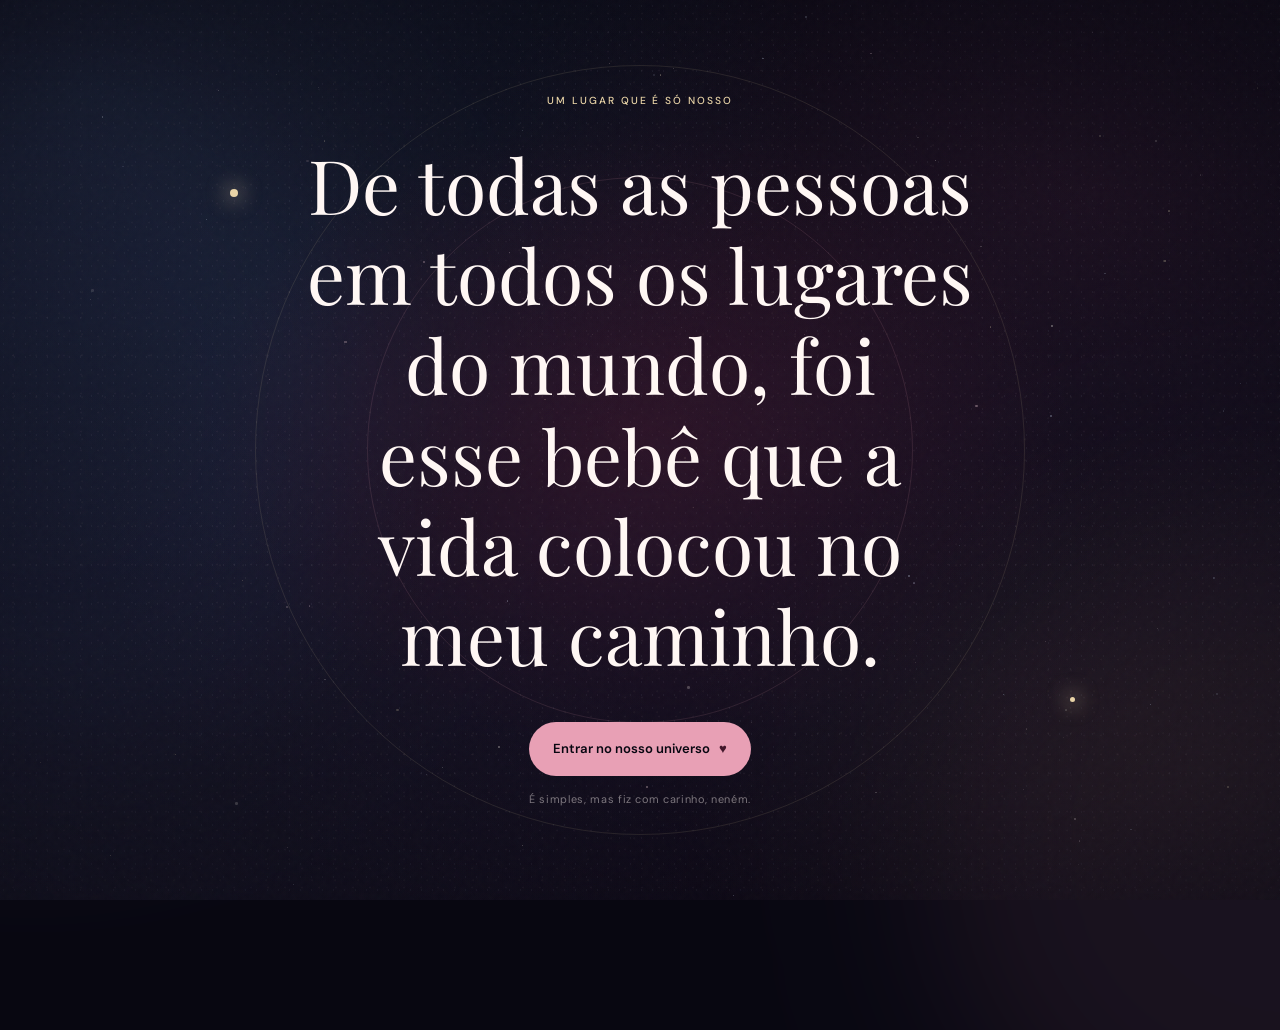
<file: index.html>
<!doctype html>
<html lang="pt-BR">
<head>
	<meta charset="utf-8">
	<meta name="viewport" content="width=device-width, initial-scale=1">
	<meta name="theme-color" content="#080711">
	<meta name="description" content="Um pequeno universo feito de tudo o que existe entre nós.">
	<title>Nosso Universo</title>
	<link rel="preconnect" href="https://fonts.googleapis.com">
	<link rel="preconnect" href="https://fonts.gstatic.com" crossorigin>
	<link href="https://fonts.googleapis.com/css2?family=DM+Sans:wght@400;500;600&family=Playfair+Display:ital,wght@0,400;0,500;0,600;1,400;1,500&display=swap" rel="stylesheet">
	<link rel="stylesheet" href="style.css">
<link rel="stylesheet" href="music.css">
	<script src="config.js" defer></script>
<script src="music.js" defer></script>
	<script src="script.js" defer></script>
</head>
<body data-chapter="1">
	<div class="cosmic-backdrop" aria-hidden="true"></div>
	<div class="ambient ambient--one" aria-hidden="true"></div>
	<div class="ambient ambient--two" aria-hidden="true"></div>
	<div class="site-stars" id="site-stars" aria-hidden="true"></div>

	<main>
		<section class="intro" id="intro" aria-labelledby="intro-title">
			<div class="intro__grain" aria-hidden="true"></div>
			<div class="intro__content">
				<p class="eyebrow intro__eyebrow">um lugar que é só nosso</p>
				<h1 id="intro-title">De todas as pessoas em todos os lugares do mundo, foi esse bebê que a vida colocou no meu caminho.</h1>
				<button class="button button--primary intro__enter" id="enter-button" type="button">
					Entrar no nosso universo <span aria-hidden="true">&#9829;</span>
				</button>
				<span class="intro__hint">É simples, mas fiz com carinho, neném.</span>
			</div>
			<span class="intro__orbit intro__orbit--one" aria-hidden="true"></span>
			<span class="intro__orbit intro__orbit--two" aria-hidden="true"></span>
		</section>

		<div class="experience" id="experience" aria-hidden="true">
			<header class="topbar">
				<a class="wordmark" href="./index.html" data-chapter-link aria-label="Nosso Universo, início"><span class="wordmark__spark">✳</span> nosso universo</a>
				<div class="chapter-progress" aria-label="Progresso da história"><span class="chapter-progress__label">Capítulo 1 de 8</span><span class="chapter-progress__track"><i class="chapter-progress__fill"></i></span></div>
				<a class="music-shortcut" href="musica.html">Ouvir nossa música <span aria-hidden="true">♪</span></a>
			</header>

			<section class="hero section-shell" id="inicio">
				<div class="hero__copy reveal">
					<p class="eyebrow">um universo inteiro cabe em nós</p>
					<h2>O meu lugar<br>favorito é <em>com você.</em></h2>
					<p class="hero__lead">Entre tantas possibilidades, existe essa certeza bonita: a vida fica mais leve quando é vivida ao seu lado.</p>
					<a class="text-link" href="musica.html">Descobrir nossa música <span aria-hidden="true">↓</span></a>
				</div>
				<div class="hero__art" aria-hidden="true">
					<div class="hero__halo"></div>
					<div class="hero__moon"></div>
					<span class="hero__constellation hero__constellation--a">✦</span>
					<span class="hero__constellation hero__constellation--b">✧</span>
					<span class="hero__constellation hero__constellation--c">✦</span>
					<span class="hero__orbit-line"></span>
					<span class="hero__art-caption">sob o mesmo céu</span>
				</div>
				<span class="hero__index" aria-hidden="true">01 — 08</span>
			</section>

			<nav class="chapter-navigation" aria-label="Navegação entre capítulos">
				<span aria-hidden="true"></span>
				<p class="chapter-navigation__caption">um universo inteiro começa em nós</p>
				<a class="chapter-nav-link chapter-nav-link--next" href="musica.html">Descobrir nossa música <span aria-hidden="true">♥ →</span></a>
			</nav>
		</div>
	</main>

	<div class="modal" id="photo-modal" role="dialog" aria-modal="true" aria-label="Fotografia ampliada" hidden>
		<button class="modal__close" id="modal-close" type="button" aria-label="Fechar fotografia">×</button>
		<img class="modal__image" id="modal-image" alt="">
		<p class="modal__caption" id="modal-caption"></p>
	</div>
	<div class="toast" id="toast" role="status" aria-live="polite"></div>
</body>
</html>
</file>
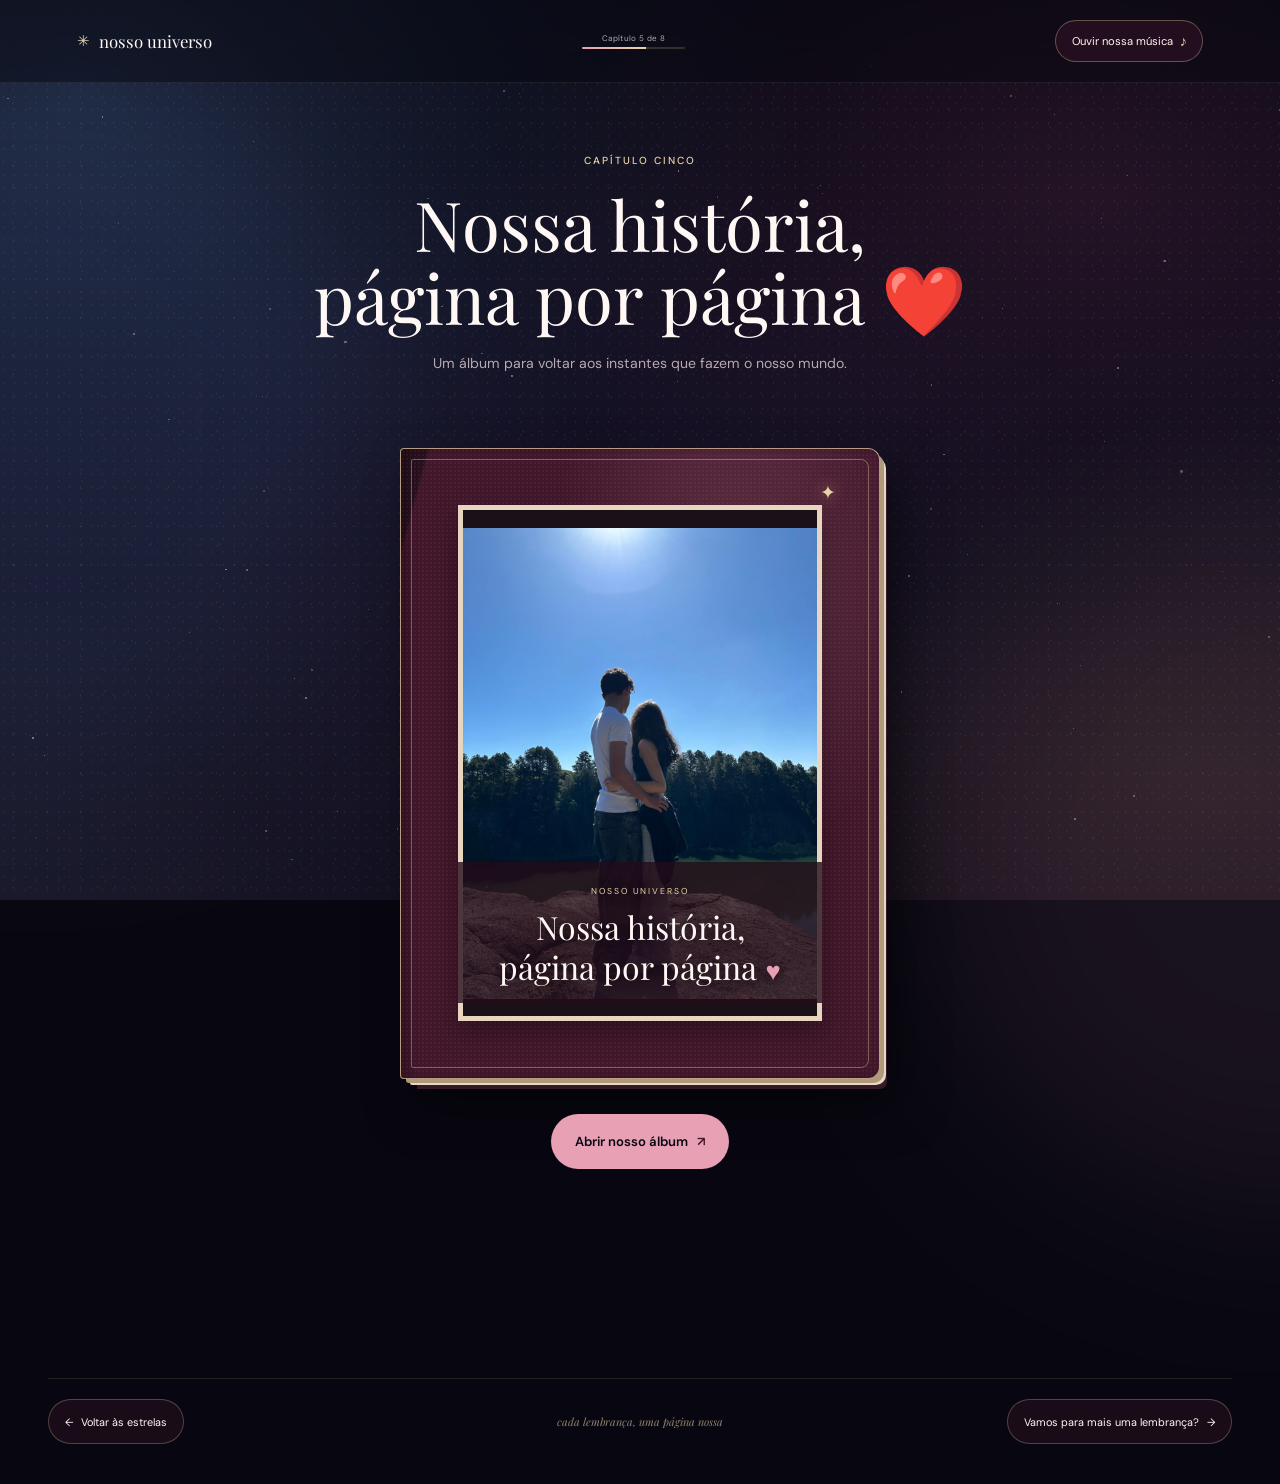
<file: album.html>
<!doctype html>
<html lang="pt-BR">
<head>
  <meta charset="utf-8"><meta name="viewport" content="width=device-width, initial-scale=1"><meta name="theme-color" content="#080711">
  <meta name="description" content="Nosso álbum de memórias, fotografias e vídeos."><title>Nosso álbum · Nosso Universo</title>
  <link rel="preconnect" href="https://fonts.googleapis.com"><link rel="preconnect" href="https://fonts.gstatic.com" crossorigin>
  <link href="https://fonts.googleapis.com/css2?family=DM+Sans:wght@400;500;600&family=Playfair+Display:ital,wght@0,400;0,500;0,600;1,400;1,500&display=swap" rel="stylesheet">
  <link rel="stylesheet" href="style.css">
<link rel="stylesheet" href="music.css"><script src="config.js" defer></script>
<script src="music.js" defer></script><script src="script.js" defer></script>
</head>
<body data-chapter="5">
  <div class="cosmic-backdrop" aria-hidden="true"></div><div class="ambient ambient--one" aria-hidden="true"></div><div class="ambient ambient--two" aria-hidden="true"></div><div class="site-stars" id="site-stars" aria-hidden="true"></div>
  <main><div class="experience is-entering" id="experience" aria-hidden="false">
    <header class="topbar"><a class="wordmark" href="index.html" data-chapter-link aria-label="Nosso Universo, início"><span class="wordmark__spark">✳</span> nosso universo</a><div class="chapter-progress" aria-label="Progresso da história"><span class="chapter-progress__label">Capítulo 5 de 8</span><span class="chapter-progress__track"><i class="chapter-progress__fill"></i></span></div><a class="music-shortcut" href="musica.html" data-chapter-link>Ouvir nossa música <span aria-hidden="true">♪</span></a></header>
    <section class="album-section section-shell" id="galeria"><div class="section-heading section-heading--center reveal"><p class="eyebrow">capítulo cinco</p><h1>Nossa história, página por página <span aria-hidden="true">&#10084;&#65039;</span></h1><p class="section-heading__note">Um álbum para voltar aos instantes que fazem o nosso mundo.</p></div><div class="album-cover" id="album-cover"><div class="album-cover__book"><div class="album-cover__image-wrap"><img id="album-cover-image" alt="Fotografia na capa do álbum" fetchpriority="high"></div><div class="album-cover__emboss" aria-hidden="true">✦</div><div class="album-cover__title"><span>nosso universo</span><h3>Nossa história,<br>página por página <i aria-hidden="true">♥</i></h3></div></div><button class="button button--primary album-open" id="album-open" type="button">Abrir nosso álbum <span aria-hidden="true">↗</span></button></div><p class="album-resource-status" id="album-resource-status" aria-live="polite" hidden></p><p class="album-error" id="album-error" aria-live="polite" hidden></p><div class="album-reader" id="album-reader" hidden><div class="album-book" id="album-book" aria-label="Álbum de memórias aberto"><div class="album-spread" id="album-spread" aria-live="polite"></div><div class="album-turn-sheet" id="album-turn-sheet" aria-hidden="true"></div><span class="album-book__spine" aria-hidden="true"></span></div><div class="album-controls"><button class="album-control" id="album-prev" type="button" aria-label="Virar para a página anterior" title="Página anterior">←</button><p class="album-page-count" id="album-page-count" aria-live="polite"></p><button class="album-control" id="album-next" type="button" aria-label="Virar para a próxima página" title="Próxima página">→</button></div><p class="album-swipe-hint">deslize ou use as setas para virar as páginas</p></div></section>
    <nav class="chapter-navigation" aria-label="Navegação entre capítulos"><a class="chapter-nav-link chapter-nav-link--back" href="estrelas.html" data-chapter-link><span aria-hidden="true">←</span> Voltar às estrelas</a><p class="chapter-navigation__caption">cada lembrança, uma página nossa</p><a class="chapter-nav-link chapter-nav-link--next" href="mundo.html" data-chapter-link>Vamos para mais uma lembrança? <span aria-hidden="true">→</span></a></nav>
  </div></main><div class="modal" id="photo-modal" role="dialog" aria-modal="true" aria-label="Fotografia ampliada" hidden><button class="modal__close" id="modal-close" type="button" aria-label="Fechar fotografia">×</button><img class="modal__image" id="modal-image" alt=""><p class="modal__caption" id="modal-caption"></p></div><div class="toast" id="toast" role="status" aria-live="polite"></div>
</body>
</html>
</file>
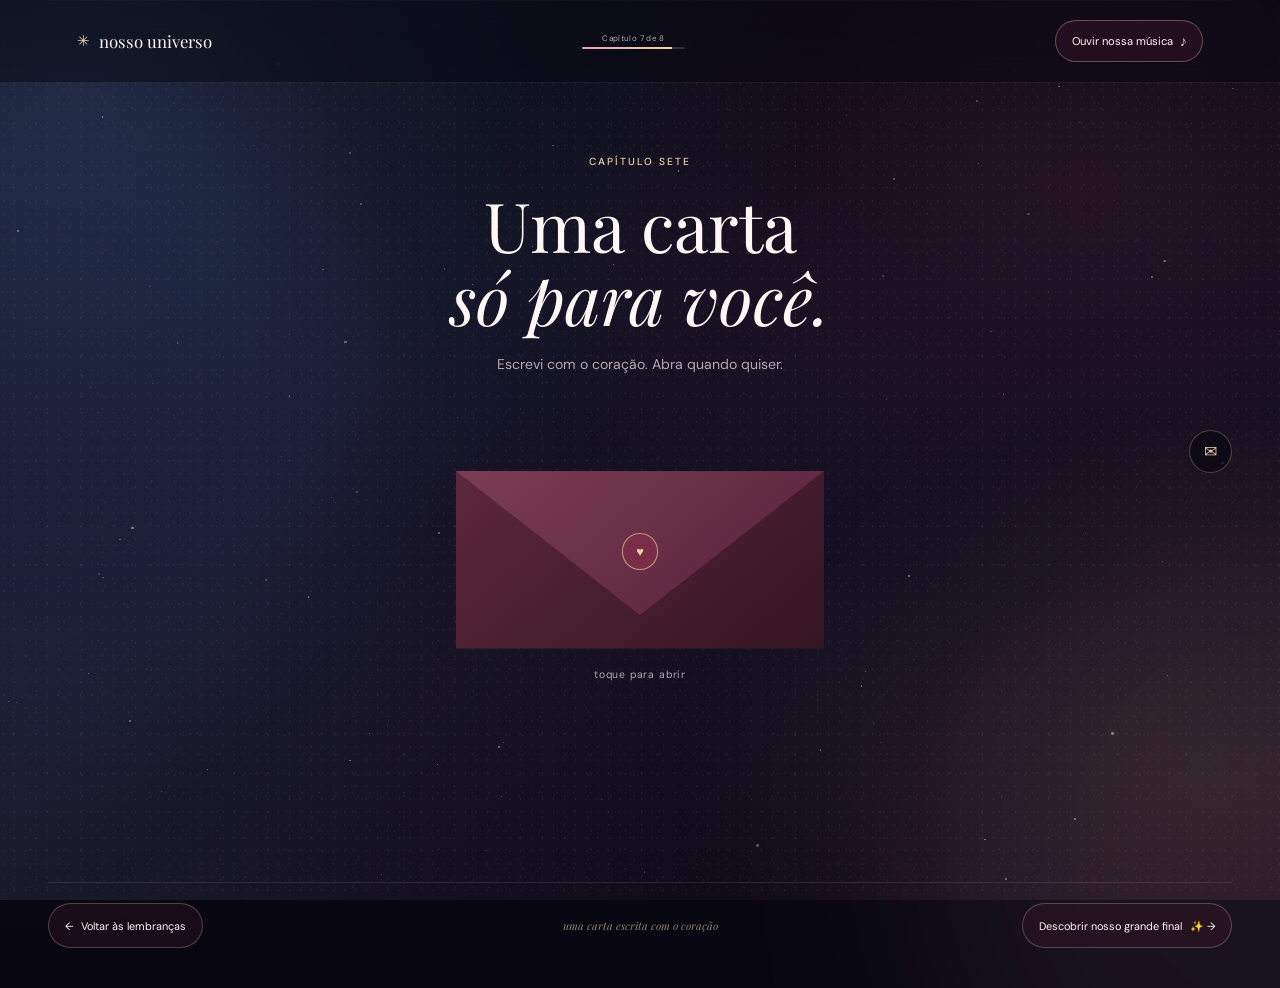
<file: carta.html>
<!doctype html>
<html lang="pt-BR">
<head>
  <meta charset="utf-8"><meta name="viewport" content="width=device-width, initial-scale=1"><meta name="theme-color" content="#080711">
  <meta name="description" content="Uma carta de amor, só para você."><title>Uma carta só para você · Nosso Universo</title>
  <link rel="preconnect" href="https://fonts.googleapis.com"><link rel="preconnect" href="https://fonts.gstatic.com" crossorigin>
  <link href="https://fonts.googleapis.com/css2?family=DM+Sans:wght@400;500;600&family=Playfair+Display:ital,wght@0,400;0,500;0,600;1,400;1,500&display=swap" rel="stylesheet">
  <link rel="stylesheet" href="style.css">
<link rel="stylesheet" href="music.css"><script src="config.js?v=carta-pessoal-2026" defer></script>
<script src="music.js" defer></script><script src="script.js" defer></script>
</head>
<body data-chapter="7">
  <div class="cosmic-backdrop" aria-hidden="true"></div><div class="ambient ambient--one" aria-hidden="true"></div><div class="ambient ambient--two" aria-hidden="true"></div><div class="site-stars" id="site-stars" aria-hidden="true"></div>
  <main><div class="experience is-entering" id="experience" aria-hidden="false">
    <header class="topbar"><a class="wordmark" href="index.html" data-chapter-link aria-label="Nosso Universo, início"><span class="wordmark__spark">✳</span> nosso universo</a><div class="chapter-progress" aria-label="Progresso da história"><span class="chapter-progress__label">Capítulo 7 de 8</span><span class="chapter-progress__track"><i class="chapter-progress__fill"></i></span></div><a class="music-shortcut" href="musica.html" data-chapter-link>Ouvir nossa música <span aria-hidden="true">♪</span></a></header>
    <section class="letter-section section-shell section-shell--line" id="carta"><div class="section-heading section-heading--center reveal"><p class="eyebrow">capítulo sete</p><h1>Uma carta <em>só para você.</em></h1><p class="section-heading__note">Escrevi com o coração. Abra quando quiser.</p></div><button class="envelope" id="envelope" type="button" aria-expanded="false" aria-controls="love-letter"><span class="envelope__letter" aria-hidden="true"><span>para você, com amor</span></span><span class="envelope__body" aria-hidden="true"></span><span class="envelope__flap" aria-hidden="true"></span><span class="envelope__seal" aria-hidden="true">♥</span><span class="envelope__instruction">toque para abrir</span></button><article class="love-letter" id="love-letter" hidden><p class="love-letter__salute" id="letter-salutation">Meu bebezinho, ❤️</p><div class="love-letter__text" id="letter-text"></div><p class="love-letter__signoff" id="letter-signoff">E só pra deixar claro: eu que amo mais. ❤️</p></article><button class="secret secret--envelope" id="secret-envelope" type="button" aria-label="Abrir mais uma surpresa" title="Mais uma surpresa">✉</button></section>
    <nav class="chapter-navigation" aria-label="Navegação entre capítulos"><a class="chapter-nav-link chapter-nav-link--back" href="mundo.html" data-chapter-link><span aria-hidden="true">←</span> Voltar às lembranças</a><p class="chapter-navigation__caption">uma carta escrita com o coração</p><a class="chapter-nav-link chapter-nav-link--next" href="final.html" data-chapter-link>Descobrir nosso grande final <span aria-hidden="true">✨ →</span></a></nav>
  </div></main><div class="toast" id="toast" role="status" aria-live="polite"></div>
</body>
</html>
</file>
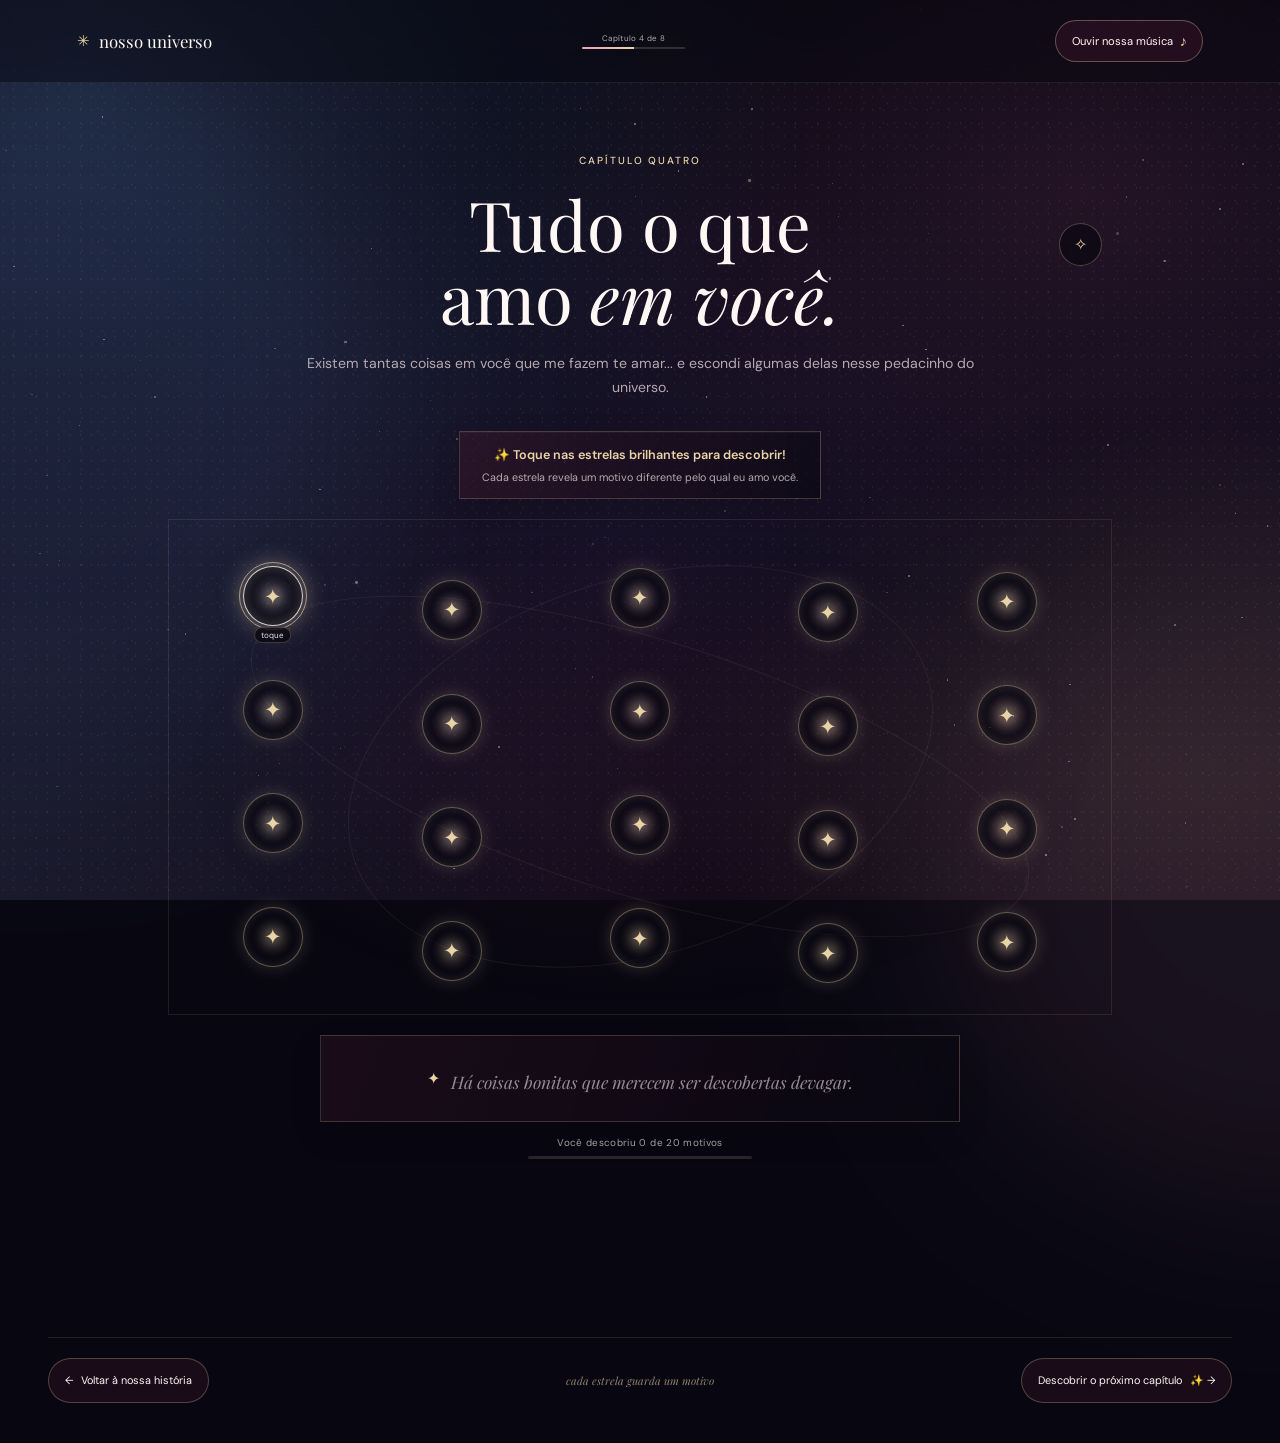
<file: estrelas.html>
<!doctype html>
<html lang="pt-BR">
<head>
  <meta charset="utf-8">
  <meta name="viewport" content="width=device-width, initial-scale=1">
  <meta name="theme-color" content="#080711">
  <meta name="description" content="Vinte motivos guardados nas estrelas do nosso universo.">
  <title>Tudo o que amo em você · Nosso Universo</title>
  <link rel="preconnect" href="https://fonts.googleapis.com"><link rel="preconnect" href="https://fonts.gstatic.com" crossorigin>
  <link href="https://fonts.googleapis.com/css2?family=DM+Sans:wght@400;500;600&family=Playfair+Display:ital,wght@0,400;0,500;0,600;1,400;1,500&display=swap" rel="stylesheet">
  <link rel="stylesheet" href="style.css">
<link rel="stylesheet" href="music.css"><script src="config.js?v=motivos-nov2026" defer></script>
<script src="music.js" defer></script><script src="script.js" defer></script>
</head>
<body data-chapter="4">
  <div class="cosmic-backdrop" aria-hidden="true"></div><div class="ambient ambient--one" aria-hidden="true"></div><div class="ambient ambient--two" aria-hidden="true"></div><div class="site-stars" id="site-stars" aria-hidden="true"></div>
  <main><div class="experience is-entering" id="experience" aria-hidden="false">
    <header class="topbar"><a class="wordmark" href="index.html" data-chapter-link aria-label="Nosso Universo, início"><span class="wordmark__spark">✳</span> nosso universo</a><div class="chapter-progress" aria-label="Progresso da história"><span class="chapter-progress__label">Capítulo 4 de 8</span><span class="chapter-progress__track"><i class="chapter-progress__fill"></i></span></div><a class="music-shortcut" href="musica.html" data-chapter-link>Ouvir nossa música <span aria-hidden="true">♪</span></a></header>
    <section class="constellation section-shell" id="estrelas"><div class="section-heading section-heading--center reveal"><p class="eyebrow">capítulo quatro</p><h1>Tudo o que amo <em>em você.</em></h1><p class="section-heading__note">Existem tantas coisas em você que me fazem te amar... e escondi algumas delas nesse pedacinho do universo.</p></div><div class="star-instructions reveal"><p class="star-instructions__prompt">✨ Toque nas estrelas brilhantes para descobrir!</p><p class="star-instructions__detail">Cada estrela revela um motivo diferente pelo qual eu amo você.</p></div><div class="star-field" id="star-field" aria-label="Estrelas com mensagens românticas"></div><div class="star-message" id="star-message" aria-live="polite"><span class="star-message__spark" aria-hidden="true">✦</span><p>Há coisas bonitas que merecem ser descobertas devagar.</p></div><div class="star-progress"><p id="star-progress-label" aria-live="polite">Você descobriu 0 de 20 motivos</p><div class="star-progress__track" role="progressbar" aria-label="Progresso dos motivos descobertos" aria-valuemin="0" aria-valuemax="20" aria-valuenow="0"><span id="star-progress-fill"></span></div></div><button class="secret secret--star" id="secret-star" type="button" aria-label="Descobrir uma surpresa especial" title="Uma surpresa para você">✧</button></section>
    <nav class="chapter-navigation" aria-label="Navegação entre capítulos"><a class="chapter-nav-link chapter-nav-link--back" href="historia.html" data-chapter-link><span aria-hidden="true">←</span> Voltar à nossa história</a><p class="chapter-navigation__caption">cada estrela guarda um motivo</p><a class="chapter-nav-link chapter-nav-link--next" href="album.html" data-chapter-link>Descobrir o próximo capítulo <span aria-hidden="true">✨ →</span></a></nav>
  </div></main><div class="toast" id="toast" role="status" aria-live="polite"></div>
</body>
</html>
</file>
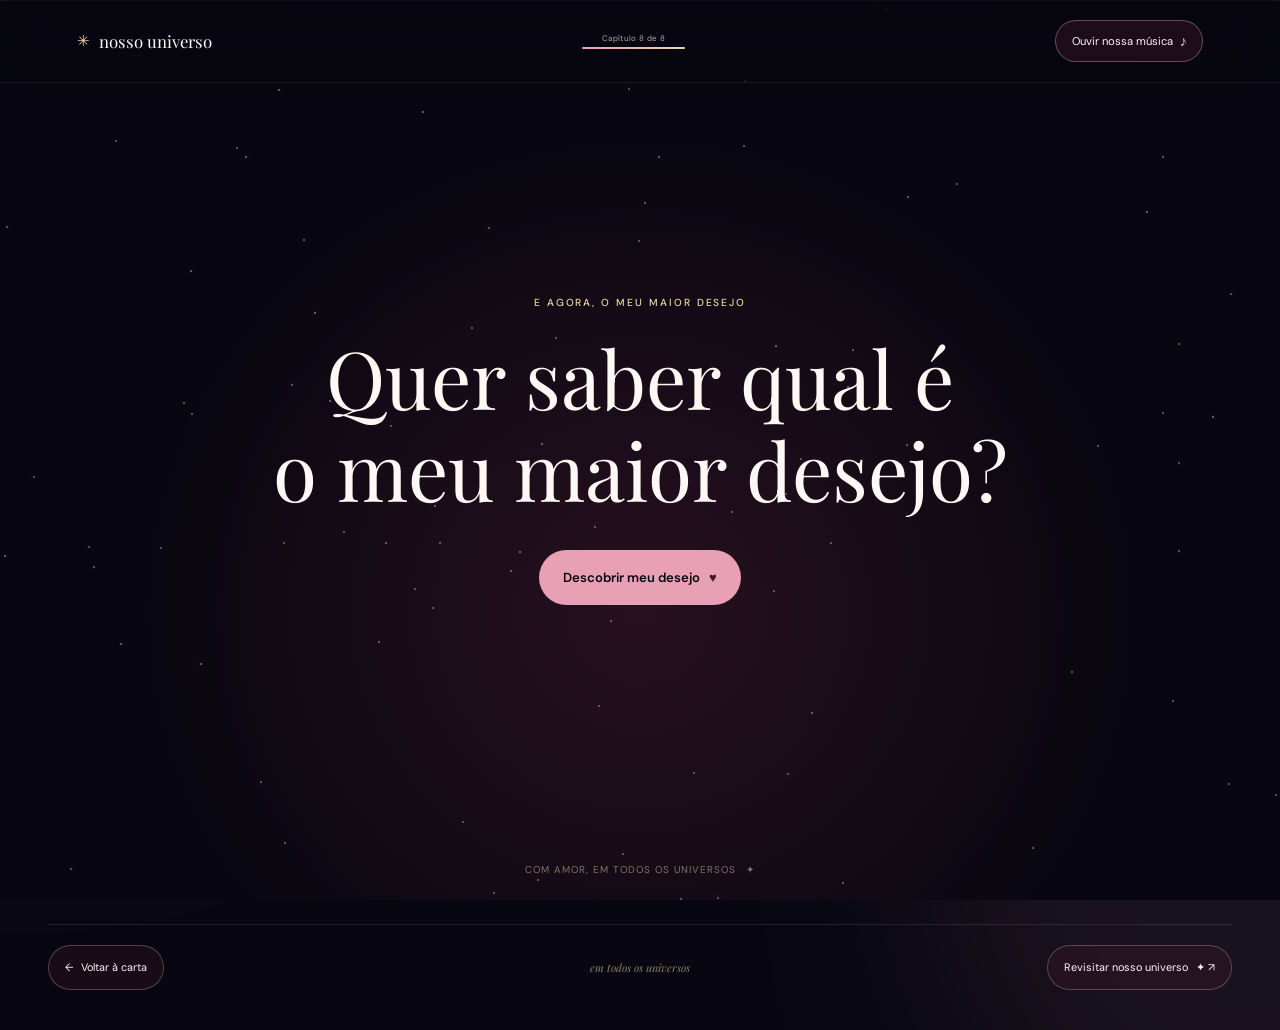
<file: final.html>
<!doctype html>
<html lang="pt-BR">
<head>
  <meta charset="utf-8"><meta name="viewport" content="width=device-width, initial-scale=1"><meta name="theme-color" content="#080711">
  <meta name="description" content="O meu maior desejo para todas as nossas próximas histórias."><title>Nosso maior desejo · Nosso Universo</title>
  <link rel="preconnect" href="https://fonts.googleapis.com"><link rel="preconnect" href="https://fonts.gstatic.com" crossorigin>
  <link href="https://fonts.googleapis.com/css2?family=DM+Sans:wght@400;500;600&family=Playfair+Display:ital,wght@0,400;0,500;0,600;1,400;1,500&display=swap" rel="stylesheet">
  <link rel="stylesheet" href="style.css">
<link rel="stylesheet" href="music.css"><script src="config.js" defer></script>
<script src="music.js" defer></script><script src="script.js" defer></script>
</head>
<body data-chapter="8">
  <div class="cosmic-backdrop" aria-hidden="true"></div><div class="ambient ambient--one" aria-hidden="true"></div><div class="ambient ambient--two" aria-hidden="true"></div><div class="site-stars" id="site-stars" aria-hidden="true"></div>
  <main><div class="experience is-entering" id="experience" aria-hidden="false">
    <header class="topbar"><a class="wordmark" href="index.html" data-chapter-link aria-label="Nosso Universo, início"><span class="wordmark__spark">✳</span> nosso universo</a><div class="chapter-progress" aria-label="Progresso da história"><span class="chapter-progress__label">Capítulo 8 de 8</span><span class="chapter-progress__track"><i class="chapter-progress__fill"></i></span></div><a class="music-shortcut" href="musica.html" data-chapter-link>Ouvir nossa música <span aria-hidden="true">♪</span></a></header>
    <section class="finale" id="finale"><div class="finale__sky" id="finale-sky" aria-hidden="true"></div><div class="finale__content" id="finale-content"><p class="eyebrow">e agora, o meu maior desejo</p><h1>Quer saber qual é<br>o meu maior desejo?</h1><button class="button button--primary" id="wish-button" type="button">Descobrir meu desejo <span aria-hidden="true">&#9829;</span></button></div><div class="finale__reveal" id="finale-reveal" aria-live="polite"><div class="finale__photos" id="finale-photos"></div><p class="finale__wish">Que todas as minhas próximas histórias tenham você.</p><p class="finale__love">Eu te amo. <span aria-hidden="true">&#9829;</span></p></div><div class="finale__footer">com amor, em todos os universos <span aria-hidden="true">✦</span></div></section>
    <nav class="chapter-navigation" aria-label="Navegação entre capítulos"><a class="chapter-nav-link chapter-nav-link--back" href="carta.html" data-chapter-link><span aria-hidden="true">←</span> Voltar à carta</a><p class="chapter-navigation__caption">em todos os universos</p><a class="chapter-nav-link chapter-nav-link--next" href="index.html" data-chapter-link>Revisitar nosso universo <span aria-hidden="true">✦ ↗</span></a></nav>
  </div></main><div class="toast" id="toast" role="status" aria-live="polite"></div>
</body>
</html>
</file>
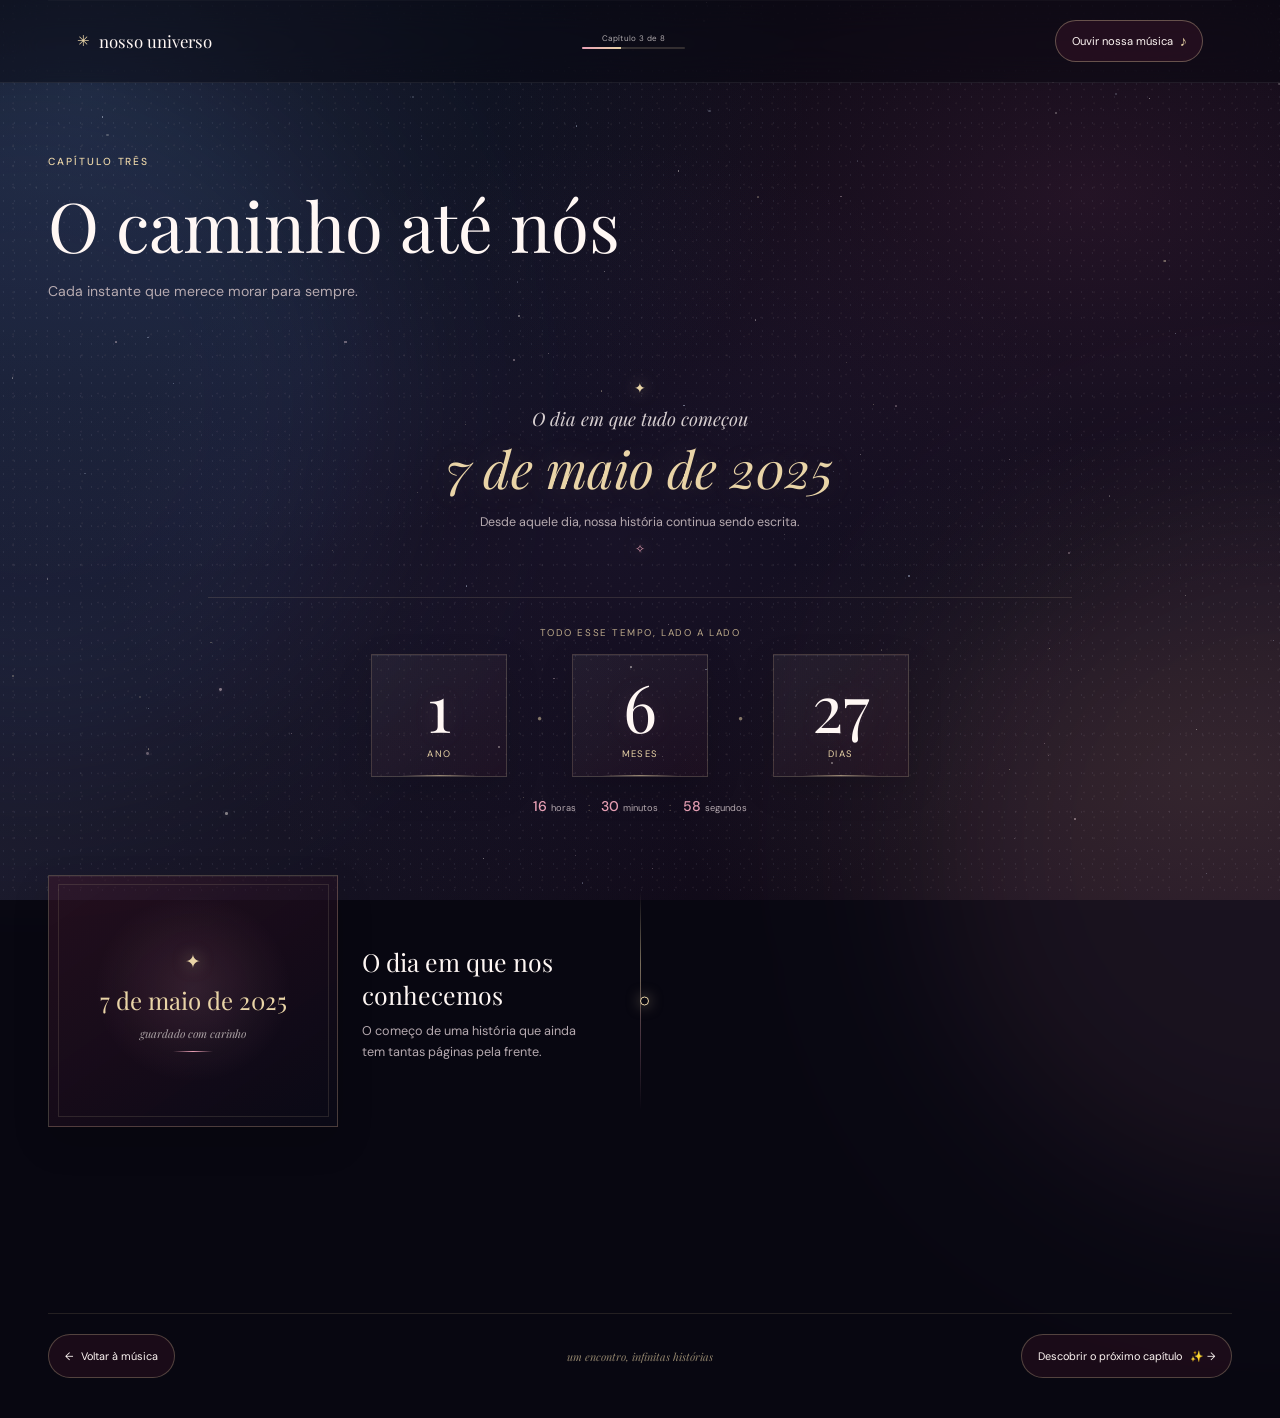
<file: historia.html>
<!doctype html>
<html lang="pt-BR">
<head>
  <meta charset="utf-8">
  <meta name="viewport" content="width=device-width, initial-scale=1">
  <meta name="theme-color" content="#080711">
  <meta name="description" content="O dia em que nossos caminhos se encontraram e o tempo da nossa história.">
  <title>O caminho até nós · Nosso Universo</title>
  <link rel="preconnect" href="https://fonts.googleapis.com">
  <link rel="preconnect" href="https://fonts.gstatic.com" crossorigin>
  <link href="https://fonts.googleapis.com/css2?family=DM+Sans:wght@400;500;600&family=Playfair+Display:ital,wght@0,400;0,500;0,600;1,400;1,500&display=swap" rel="stylesheet">
  <link rel="stylesheet" href="style.css">
<link rel="stylesheet" href="music.css">
  <script src="config.js" defer></script>
<script src="music.js" defer></script>
  <script src="script.js" defer></script>
</head>
<body data-chapter="3">
  <div class="cosmic-backdrop" aria-hidden="true"></div><div class="ambient ambient--one" aria-hidden="true"></div><div class="ambient ambient--two" aria-hidden="true"></div><div class="site-stars" id="site-stars" aria-hidden="true"></div>
  <main><div class="experience is-entering" id="experience" aria-hidden="false">
    <header class="topbar"><a class="wordmark" href="index.html" data-chapter-link aria-label="Nosso Universo, início"><span class="wordmark__spark">✳</span> nosso universo</a><div class="chapter-progress" aria-label="Progresso da história"><span class="chapter-progress__label">Capítulo 3 de 8</span><span class="chapter-progress__track"><i class="chapter-progress__fill"></i></span></div><a class="music-shortcut" href="musica.html" data-chapter-link>Ouvir nossa música <span aria-hidden="true">♪</span></a></header>
    <section class="story section-shell section-shell--line" id="historia">
      <div class="section-heading reveal"><p class="eyebrow">capítulo três</p><h1>O caminho até nós</h1><p class="section-heading__note">Cada instante que merece morar para sempre.</p></div>
      <div class="story-opening reveal"><span class="story-opening__star" aria-hidden="true">✦</span><p class="story-opening__title">O dia em que tudo começou</p><p class="counter__date" id="counter-date"></p><p class="story-opening__note">Desde aquele dia, nossa história continua sendo escrita.</p><span class="story-opening__star" aria-hidden="true">✧</span></div>
      <div class="counter-section" id="contador"><p class="counter-section__heading">Todo esse tempo, lado a lado</p><div class="counter" id="counter" aria-live="polite"><div class="counter__units" id="counter-units"><div class="counter__calendar" aria-label="Tempo desde que nos conhecemos"><div class="counter__unit"><span id="count-years">0</span><small id="count-years-label">anos</small></div><span class="counter__separator" aria-hidden="true">·</span><div class="counter__unit"><span id="count-months">0</span><small id="count-months-label">meses</small></div><span class="counter__separator" aria-hidden="true">·</span><div class="counter__unit"><span id="count-days">0</span><small id="count-days-label">dias</small></div></div><div class="counter__clock" aria-label="Horas, minutos e segundos desde o último dia completo"><span><b id="count-hours">00</b><small>horas</small></span><i aria-hidden="true">:</i><span><b id="count-minutes">00</b><small>minutos</small></span><i aria-hidden="true">:</i><span><b id="count-seconds">00</b><small>segundos</small></span></div></div><p class="counter__empty" id="counter-empty">O contador aparecerá quando a data do primeiro encontro estiver configurada.</p></div></div>
      <div class="timeline" id="timeline" aria-live="polite"></div><p class="empty-note" id="timeline-empty">Nossa história está esperando pelas suas datas, fotos e palavras. Adicione as memórias em <code>config.js</code>.</p>
    </section>
    <nav class="chapter-navigation" aria-label="Navegação entre capítulos"><a class="chapter-nav-link chapter-nav-link--back" href="musica.html" data-chapter-link><span aria-hidden="true">←</span> Voltar à música</a><p class="chapter-navigation__caption">um encontro, infinitas histórias</p><a class="chapter-nav-link chapter-nav-link--next" href="estrelas.html" data-chapter-link>Descobrir o próximo capítulo <span aria-hidden="true">✨ →</span></a></nav>
  </div></main>
  <div class="modal" id="photo-modal" role="dialog" aria-modal="true" aria-label="Fotografia ampliada" hidden><button class="modal__close" id="modal-close" type="button" aria-label="Fechar fotografia">×</button><img class="modal__image" id="modal-image" alt=""><p class="modal__caption" id="modal-caption"></p></div><div class="toast" id="toast" role="status" aria-live="polite"></div>
</body>
</html>
</file>
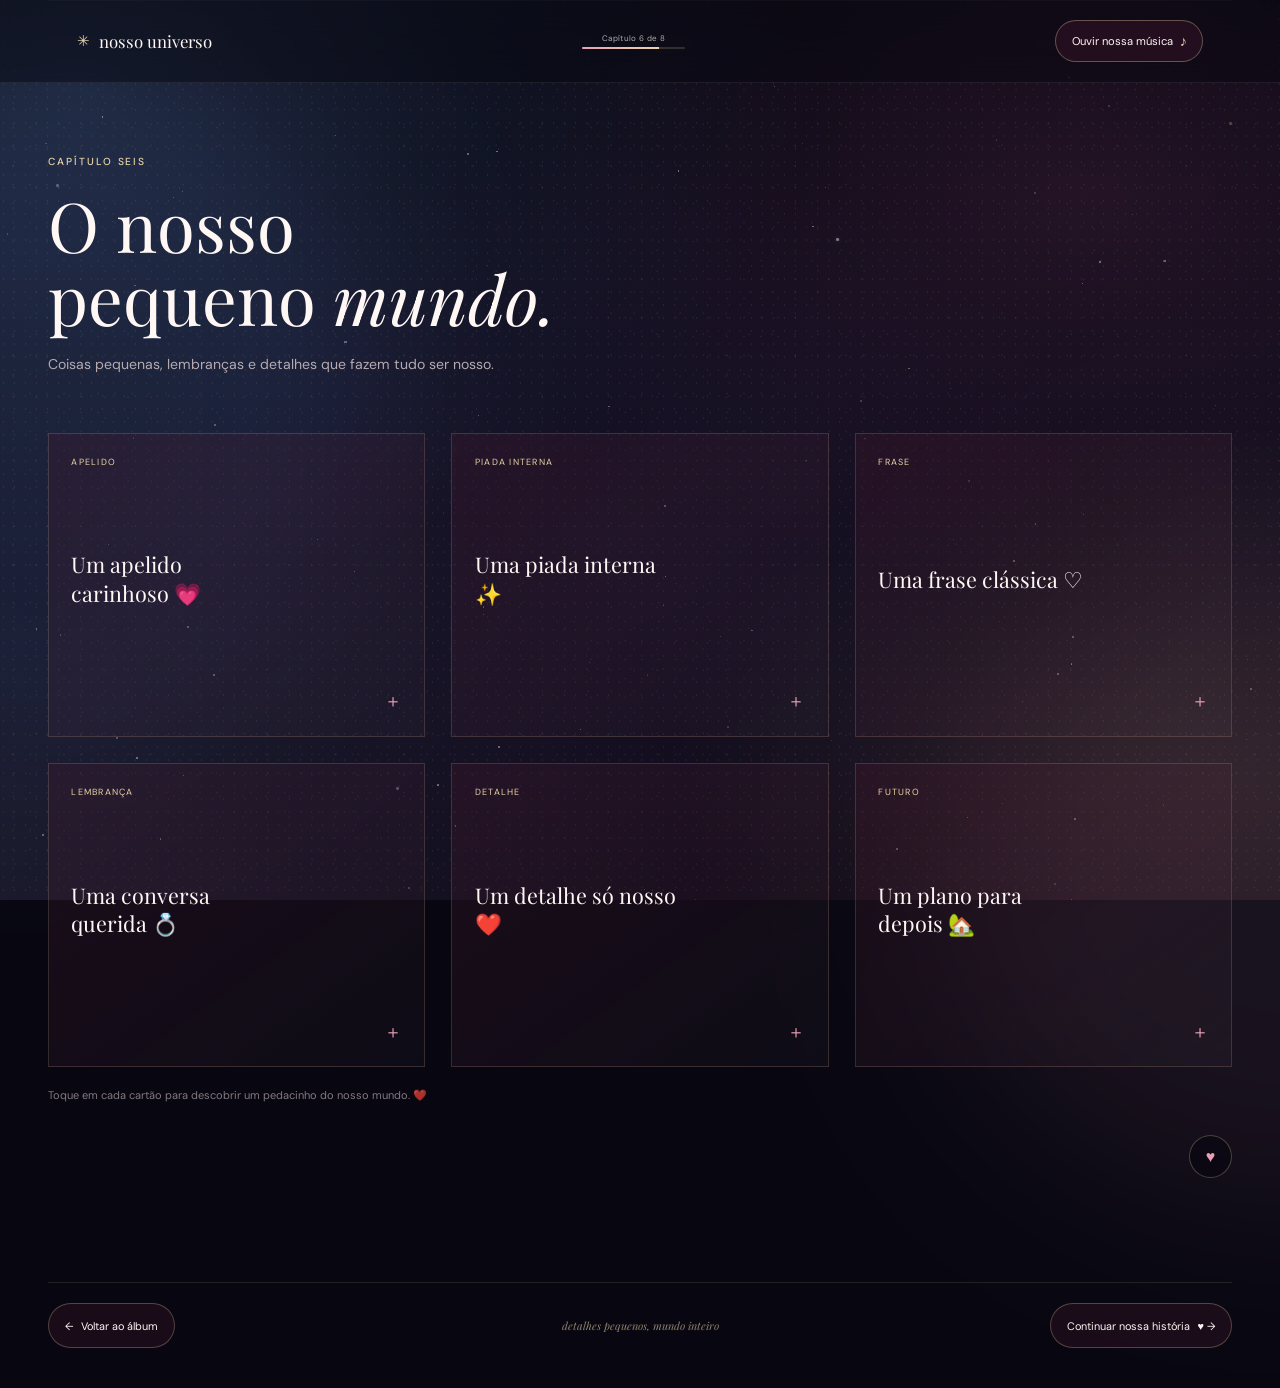
<file: mundo.html>
<!doctype html>
<html lang="pt-BR">
<head>
  <meta charset="utf-8"><meta name="viewport" content="width=device-width, initial-scale=1"><meta name="theme-color" content="#080711">
  <meta name="description" content="Pequenas lembranças e detalhes do nosso mundo."><title>Nosso pequeno mundo · Nosso Universo</title>
  <link rel="preconnect" href="https://fonts.googleapis.com"><link rel="preconnect" href="https://fonts.gstatic.com" crossorigin>
  <link href="https://fonts.googleapis.com/css2?family=DM+Sans:wght@400;500;600&family=Playfair+Display:ital,wght@0,400;0,500;0,600;1,400;1,500&display=swap" rel="stylesheet">
  <link rel="stylesheet" href="style.css?v=cartoes6-espaco">
<link rel="stylesheet" href="music.css"><script src="config.js?v=nosso-mundo-2026" defer></script>
<script src="music.js" defer></script><script src="script.js" defer></script>
</head>
<body data-chapter="6">
  <div class="cosmic-backdrop" aria-hidden="true"></div><div class="ambient ambient--one" aria-hidden="true"></div><div class="ambient ambient--two" aria-hidden="true"></div><div class="site-stars" id="site-stars" aria-hidden="true"></div>
  <main><div class="experience is-entering" id="experience" aria-hidden="false">
    <header class="topbar"><a class="wordmark" href="index.html" data-chapter-link aria-label="Nosso Universo, início"><span class="wordmark__spark">✳</span> nosso universo</a><div class="chapter-progress" aria-label="Progresso da história"><span class="chapter-progress__label">Capítulo 6 de 8</span><span class="chapter-progress__track"><i class="chapter-progress__fill"></i></span></div><a class="music-shortcut" href="musica.html" data-chapter-link>Ouvir nossa música <span aria-hidden="true">♪</span></a></header>
    <section class="small-world section-shell section-shell--line" id="mundo"><div class="section-heading reveal"><p class="eyebrow">capítulo seis</p><h1>O nosso pequeno <em>mundo.</em></h1><p class="section-heading__note">Coisas pequenas, lembranças e detalhes que fazem tudo ser nosso.</p></div><div class="memory-grid" id="memory-grid"></div><p class="demo-note">Toque em cada cartão para descobrir um pedacinho do nosso mundo. ❤️</p><button class="secret secret--heart" id="secret-heart" type="button" aria-label="Abrir uma lembrança escondida" title="Uma lembrança escondida"><span aria-hidden="true">♥</span></button></section>
    <nav class="chapter-navigation" aria-label="Navegação entre capítulos"><a class="chapter-nav-link chapter-nav-link--back" href="album.html" data-chapter-link><span aria-hidden="true">←</span> Voltar ao álbum</a><p class="chapter-navigation__caption">detalhes pequenos, mundo inteiro</p><a class="chapter-nav-link chapter-nav-link--next" href="carta.html" data-chapter-link>Continuar nossa história <span aria-hidden="true">♥ →</span></a></nav>
  </div></main><div class="modal" id="photo-modal" role="dialog" aria-modal="true" aria-label="Fotografia ampliada" hidden><button class="modal__close" id="modal-close" type="button" aria-label="Fechar fotografia">×</button><img class="modal__image" id="modal-image" alt=""><p class="modal__caption" id="modal-caption"></p></div><div class="toast" id="toast" role="status" aria-live="polite"></div>
</body>
</html>
</file>
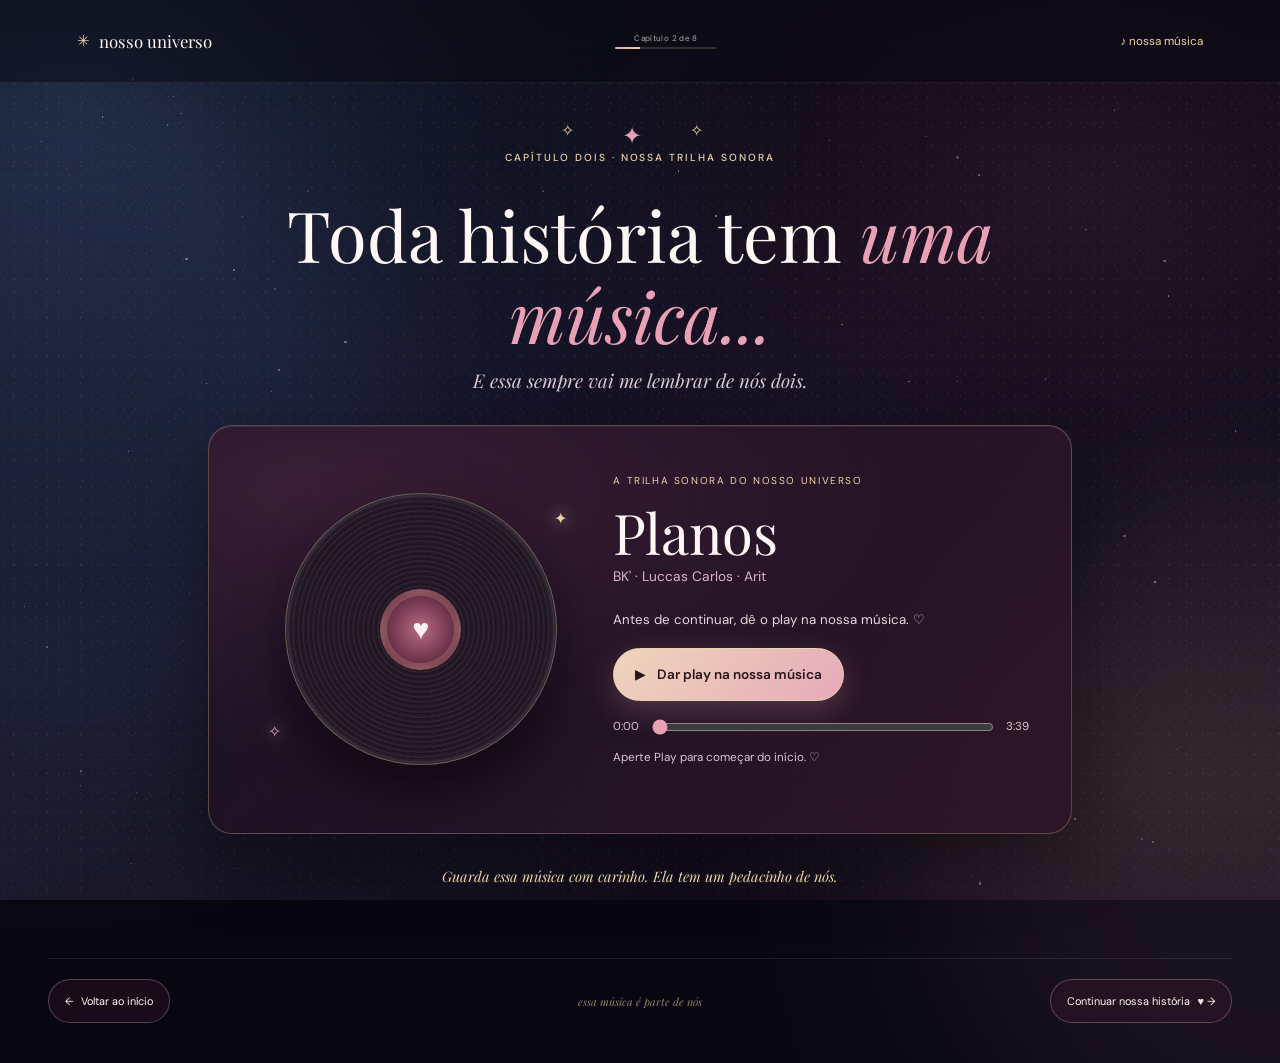
<file: musica.html>
<!doctype html>
<html lang="pt-BR"><head><meta charset="utf-8"><meta name="viewport" content="width=device-width, initial-scale=1"><meta name="theme-color" content="#080711">
<meta name="description" content="A trilha sonora do nosso universo."><title>Nossa música · Nosso Universo</title>
<link rel="preconnect" href="https://fonts.googleapis.com"><link rel="preconnect" href="https://fonts.gstatic.com" crossorigin>
<link href="https://fonts.googleapis.com/css2?family=DM+Sans:wght@400;500;600&family=Playfair+Display:ital,wght@0,400;1,400&display=swap" rel="stylesheet">
<link rel="stylesheet" href="style.css"><link rel="stylesheet" href="audio-player.css?v=mp3">
<script src="config.js" defer></script><script src="music-shell.js?v=mp3" defer></script><script src="script.js" defer></script>
</head><body data-chapter="2">
<div class="cosmic-backdrop" aria-hidden="true"></div><div class="ambient ambient--one" aria-hidden="true"></div><div class="ambient ambient--two" aria-hidden="true"></div><div class="site-stars" id="site-stars" aria-hidden="true"></div>
<main><div class="experience is-entering" id="experience" aria-hidden="false">
<header class="topbar"><a class="wordmark" href="index.html" data-chapter-link aria-label="Nosso Universo, início"><span class="wordmark__spark">✳</span> nosso universo</a><div class="chapter-progress" aria-label="Progresso da história"><span class="chapter-progress__label">Capítulo 2 de 8</span><span class="chapter-progress__track"><i class="chapter-progress__fill"></i></span></div><span class="music-chapter-label">♪ nossa música</span></header>
<section class="music-story section-shell" id="musica" aria-labelledby="music-title">
<div class="music-story__stars" aria-hidden="true"><span>✧</span><span>✦</span><span>✧</span></div>
<p class="eyebrow reveal">capítulo dois · nossa trilha sonora</p><h1 id="music-title" class="reveal">Toda história tem <em>uma música...</em></h1>
<p class="music-story__subtitle reveal">E essa sempre vai me lembrar de nós dois.</p>
<div class="music-hero-card reveal">
<div class="music-disc-wrap" aria-hidden="true"><span class="music-disc-halo"></span><div class="music-disc"><span class="music-disc__center">♥</span></div><span class="music-disc__spark music-disc__spark--one">✦</span><span class="music-disc__spark music-disc__spark--two">✧</span></div>
<div class="music-hero-card__content"><span class="music-overline">a trilha sonora do nosso universo</span><h2>Planos</h2><p class="music-artist">BK' · Luccas Carlos · Arit</p>
<p class="music-story__note">Antes de continuar, dê o play na nossa música. ♡</p>
<div class="music-controls">
  <button id="music-main-toggle" class="music-main-button" type="button" aria-label="Dar play na nossa música"><span class="music-main-icon" aria-hidden="true">▶</span><span id="music-main-label">Dar play na nossa música</span></button>
  <div class="music-seek-row"><span id="music-elapsed">0:00</span><input id="music-seek" type="range" min="0" max="100" step=".1" value="0" aria-label="Posição da música"><span id="music-total">3:39</span></div>
</div>
<p class="music-status" id="music-status" role="status" aria-live="polite">Aperte Play para começar do início. ♡</p>
</div></div><p class="music-story__footnote reveal">Guarda essa música com carinho. Ela tem um pedacinho de nós.</p></section>
<nav class="chapter-navigation" aria-label="Navegação entre capítulos"><a class="chapter-nav-link chapter-nav-link--back" href="index.html" data-chapter-link><span aria-hidden="true">←</span> Voltar ao início</a><p class="chapter-navigation__caption">essa música é parte de nós</p><a class="chapter-nav-link chapter-nav-link--next" href="historia.html" data-chapter-link>Continuar nossa história <span aria-hidden="true">♥ →</span></a></nav>
</div></main><div class="toast" id="toast" role="status" aria-live="polite"></div>
</body></html>
</file>
<file: style.css>
:root {
  color-scheme: dark;
  --night: #080711;
  --wine: #42172b;
  --rose: #e8a0b5;
  --gold: #e9d4a7;
  --warm-white: #fff7f4;
  --muted: #b6aab0;
  --serif: "Playfair Display", "Iowan Old Style", Georgia, serif;
  --sans: "DM Sans", "Avenir Next", sans-serif;
  --pointer-x: 0px;
  --pointer-y: 0px;
  font-family: var(--sans);
  background: var(--night);
  color: var(--warm-white);
  font-synthesis: none;
  text-rendering: optimizeLegibility;
  scroll-behavior: smooth;
  scroll-padding-top: 5rem;
}

* { box-sizing: border-box; }
body { position: relative; isolation: isolate; margin: 0; min-width: 320px; background: var(--night); color: var(--warm-white); overflow-x: hidden; }
body.is-open { overflow-y: auto; }
body.has-modal { overflow: hidden; }
main { position: relative; z-index: 2; }
button, input { font: inherit; }
button, a { -webkit-tap-highlight-color: transparent; }
button { color: inherit; }
a { color: inherit; text-decoration: none; }
button:focus-visible, a:focus-visible, input:focus-visible, img:focus-visible { outline: 2px solid var(--gold); outline-offset: 5px; }
[hidden] { display: none !important; }
.sr-only { position: absolute; width: 1px; height: 1px; padding: 0; margin: -1px; overflow: hidden; clip: rect(0, 0, 0, 0); white-space: nowrap; border: 0; }
.cosmic-backdrop { position: fixed; z-index: -1; inset: 0; overflow: hidden; background: linear-gradient(180deg, #070711 0%, #0b0a18 42%, #100a18 100%); pointer-events: none; }
.cosmic-backdrop::before, .cosmic-backdrop::after { position: absolute; inset: -12%; content: ""; pointer-events: none; }
.cosmic-backdrop::before { background: radial-gradient(ellipse at 15% 18%, rgba(79, 112, 165, .25), transparent 38%), radial-gradient(ellipse at 78% 27%, rgba(143, 63, 105, .2), transparent 35%), radial-gradient(ellipse at 48% 58%, rgba(84, 61, 117, .16), transparent 43%), radial-gradient(ellipse at 86% 79%, rgba(181, 143, 92, .13), transparent 28%), radial-gradient(ellipse at 8% 87%, rgba(73, 99, 137, .18), transparent 35%); animation: nebula-drift 42s ease-in-out infinite alternate; }
.cosmic-backdrop::after { inset: 0; opacity: .5; background-image: radial-gradient(1px 1px at 8% 13%, rgba(227, 236, 255, .85) 99%, transparent), radial-gradient(1.3px 1.3px at 27% 38%, rgba(244, 216, 223, .74) 99%, transparent), radial-gradient(1px 1px at 53% 19%, rgba(255, 248, 241, .82) 99%, transparent), radial-gradient(1px 1px at 71% 64%, rgba(216, 229, 255, .75) 99%, transparent), radial-gradient(1.4px 1.4px at 91% 29%, rgba(234, 219, 185, .8) 99%, transparent), radial-gradient(1px 1px at 39% 83%, rgba(255, 248, 241, .72) 99%, transparent), radial-gradient(1px 1px at 84% 91%, rgba(244, 216, 223, .78) 99%, transparent), radial-gradient(ellipse at 30% 46%, rgba(207, 220, 244, .16) 0 .6px, transparent 1px), radial-gradient(ellipse at 77% 71%, rgba(236, 200, 213, .13) 0 .7px, transparent 1.2px), radial-gradient(ellipse at 57% 92%, rgba(235, 219, 185, .11) 0 .55px, transparent 1px); background-size: auto, auto, auto, auto, auto, auto, auto, 11px 13px, 17px 19px, 23px 21px; }
@keyframes nebula-drift { from { transform: translate3d(-1.5%, -1%, 0) scale(1); } to { transform: translate3d(1.5%, 1%, 0) scale(1.06); } }
.ambient { position: fixed; z-index: 0; width: min(78vw, 44rem); height: min(78vw, 44rem); border-radius: 50%; filter: blur(78px); opacity: .17; pointer-events: none; mix-blend-mode: screen; }
.ambient--one { top: 6%; left: -25%; background: #3c5a91; }
.ambient--two { top: 55%; right: -28%; background: #89516d; opacity: .13; }
.site-stars { position: fixed; z-index: 1; inset: 0; pointer-events: none; overflow: hidden; opacity: .82; }
.site-star, .finale-star { position: absolute; left: var(--x); top: var(--y); width: var(--size); height: var(--size); border-radius: 50%; background: var(--star-color, #fff8f1); opacity: var(--star-opacity, .3); box-shadow: 0 0 7px color-mix(in srgb, var(--star-color, #fff8f1) 60%, transparent); animation: twinkle var(--twinkle-duration, 5s) ease-in-out var(--delay) infinite alternate; }
@keyframes twinkle { to { opacity: .9; transform: scale(1.7); } }

.intro { position: fixed; z-index: 20; inset: 0; display: grid; place-items: center; min-height: 100svh; padding: 2rem 1.4rem; overflow: hidden; background: radial-gradient(ellipse at 50% 48%, rgba(66, 23, 43, .5), rgba(8, 7, 17, .24) 48%, rgba(8, 7, 17, .65) 100%); transition: opacity 1.2s ease, transform 1.4s cubic-bezier(.7, 0, .2, 1), visibility 1.2s; }
.intro::before, .intro::after { position: absolute; content: ""; width: min(94vw, 48rem); aspect-ratio: 1; border: 1px solid rgba(233, 212, 167, .11); border-radius: 50%; transform: translate(var(--pointer-x), var(--pointer-y)); transition: transform 1s ease-out; }
.intro::after { width: min(68vw, 34rem); border-color: rgba(232, 160, 181, .12); }
.intro__grain { position: absolute; inset: 0; opacity: .12; background-image: url("data:image/svg+xml,%3Csvg viewBox='0 0 180 180' xmlns='http://www.w3.org/2000/svg'%3E%3Cfilter id='n'%3E%3CfeTurbulence type='fractalNoise' baseFrequency='.9' numOctaves='4' stitchTiles='stitch'/%3E%3C/filter%3E%3Crect width='100%25' height='100%25' filter='url(%23n)' opacity='.18'/%3E%3C/svg%3E"); pointer-events: none; }
.intro__content { position: relative; z-index: 1; display: flex; flex-direction: column; align-items: center; width: min(100%, 51rem); text-align: center; animation: intro-rise 1.8s .25s both; }
@keyframes intro-rise { from { opacity: 0; transform: translateY(24px); } to { opacity: 1; transform: translateY(0); } }
.eyebrow { margin: 0 0 1.35rem; color: var(--gold); font-size: .64rem; font-weight: 500; letter-spacing: .19em; text-transform: uppercase; }
.intro__eyebrow { margin-bottom: 2rem; }
.intro h1 { max-width: 48rem; margin: 0; font-family: var(--serif); font-size: clamp(2.15rem, 6vw, 4.7rem); font-weight: 400; line-height: 1.2; text-wrap: balance; }
.button { position: relative; display: inline-flex; min-height: 3.4rem; align-items: center; justify-content: center; gap: .55rem; padding: .8rem 1.45rem; border: 1px solid transparent; border-radius: 999px; cursor: pointer; transition: transform .3s ease, box-shadow .3s ease, background .3s ease; }
.button:hover { transform: translateY(-3px); box-shadow: 0 12px 35px rgba(232, 160, 181, .16); }
.button:active { transform: translateY(0) scale(.98); }
.button--primary { margin-top: 2.6rem; color: var(--night); background: var(--rose); font-size: .82rem; font-weight: 600; }
.button--primary span { color: var(--wine); }
.intro__hint { margin-top: 1rem; color: rgba(255, 247, 244, .45); font-size: .68rem; letter-spacing: .06em; }
.intro__orbit { position: absolute; width: 8px; height: 8px; border-radius: 50%; background: var(--gold); box-shadow: 0 0 20px 5px rgba(233, 212, 167, .35); }
.intro__orbit--one { top: 21%; left: 18%; animation: float 8s ease-in-out infinite; }
.intro__orbit--two { right: 16%; bottom: 22%; width: 5px; height: 5px; animation: float 11s ease-in-out infinite reverse; }
@keyframes float { 50% { transform: translate(15px, -20px); } }
.intro.is-leaving { opacity: 0; transform: scale(1.06); visibility: hidden; }

.experience { display: flow-root; opacity: 0; visibility: hidden; transition: opacity 1.4s ease; }
.experience.is-entering { opacity: 1; visibility: visible; }
.topbar { position: absolute; z-index: 5; top: 0; left: 0; display: flex; width: 100%; height: 5.2rem; align-items: center; justify-content: space-between; padding: 0 clamp(1.2rem, 6vw, 6rem); border-bottom: 1px solid rgba(255, 247, 244, .07); background: rgba(8, 7, 17, .45); backdrop-filter: blur(18px); }
.wordmark { display: flex; align-items: center; gap: .55rem; font-family: var(--serif); font-size: 1.05rem; }
.wordmark__spark { color: var(--gold); font-family: var(--sans); font-size: .95rem; }
.topbar__nav { display: flex; gap: clamp(1rem, 3vw, 2.6rem); color: #c9bec2; font-size: .72rem; }
.topbar__nav a { transition: color .2s ease; }
.topbar__nav a:hover { color: var(--rose); }
.music-shortcut { display: inline-flex; min-height: 2.65rem; align-items: center; justify-content: center; gap: .45rem; padding: .55rem .95rem; border: 1px solid rgba(233,212,167,.34); border-radius: 999px; background: rgba(66,23,43,.4); color: var(--warm-white); font-size: .7rem; transition: border-color .25s, background .25s, transform .25s; white-space: nowrap; }
.music-shortcut span { color: var(--gold); font-size: .9rem; }.music-shortcut:hover { border-color: rgba(233,212,167,.7); background: rgba(66,23,43,.68); transform: translateY(-1px); }
.music-panel { position: relative; width: min(100% - 3rem, 74rem); margin: 6rem auto 0; padding: 1rem 1.2rem 1.15rem; border: 1px solid rgba(233,212,167,.18); border-radius: 8px; background: linear-gradient(110deg, rgba(17,14,25,.92), rgba(42,20,36,.78)); box-shadow: 0 16px 38px rgba(0,0,0,.2), inset 0 1px rgba(255,255,255,.045); scroll-margin-top: 6rem; }
.music-panel__heading { display: flex; align-items: center; gap: .7rem; margin-bottom: .75rem; }.music-panel__ornament { display: grid; width: 2rem; height: 2rem; flex: 0 0 auto; place-items: center; border: 1px solid rgba(233,212,167,.3); border-radius: 50%; color: var(--gold); font-size: 1rem; }.music-panel__heading h2 { margin: 0; color: var(--warm-white); font-family: var(--serif); font-size: 1.1rem; font-weight: 400; }.music-panel__heading h2 span { color: var(--rose); font-family: var(--sans); font-size: .8rem; }.music-panel__heading p { margin: .2rem 0 0; color: var(--muted); font-size: .63rem; }
.music-panel iframe { display: block; width: 100%; height: 152px; border: 0; border-radius: 6px; background: #17131b; }
.chapter-progress { display: grid; width: clamp(4.4rem, 8vw, 7rem); flex: 0 0 auto; justify-items: center; gap: .3rem; }
.chapter-progress__label { color: rgba(255,247,244,.68); font-size: .5rem; letter-spacing: .045em; white-space: nowrap; }
.chapter-progress__track { width: 100%; height: 2px; overflow: hidden; border-radius: 999px; background: rgba(233,212,167,.18); }
.chapter-progress__fill { display: block; width: 0; height: 100%; background: linear-gradient(90deg, var(--rose), var(--gold)); box-shadow: 0 0 8px rgba(233,212,167,.55); transition: width .45s ease; }
.chapter-music { width: min(100% - 3rem, 74rem); margin: 6rem auto 1rem; border: 1px solid rgba(233,212,167,.17); border-radius: 7px; background: linear-gradient(110deg, rgba(17,14,25,.82), rgba(42,20,36,.66)); }
.chapter-music summary { display: flex; min-height: 2.8rem; align-items: center; gap: .55rem; padding: .65rem .9rem; color: var(--warm-white); cursor: pointer; font-family: var(--serif); font-size: .82rem; list-style: none; }
.chapter-music summary::-webkit-details-marker { display: none; }.chapter-music summary::before { color: var(--gold); content: "♪"; font-family: var(--sans); font-size: .95rem; }.chapter-music summary::after { margin-left: auto; color: var(--gold); content: "+"; font-family: var(--sans); font-size: 1rem; }.chapter-music[open] summary::after { content: "−"; }
.chapter-music__player { padding: 0 .65rem .65rem; }.chapter-music iframe { display: block; width: 100%; height: 152px; border: 0; border-radius: 6px; background: #17131b; }
.chapter-navigation { display: grid; grid-template-columns: minmax(0,1fr) auto minmax(0,1fr); align-items: center; gap: 1rem; width: min(100% - 3rem, 74rem); margin: 1.5rem auto 0; padding: 1.25rem 0 2.5rem; border-top: 1px solid rgba(233,212,167,.12); }
.chapter-nav-link { display: inline-flex; min-height: 2.8rem; align-items: center; justify-content: center; gap: .5rem; padding: .7rem 1rem; border: 1px solid rgba(233,212,167,.28); border-radius: 999px; background: rgba(66,23,43,.32); color: var(--warm-white); font-size: .68rem; text-align: center; transition: background .25s, border-color .25s, transform .25s; }
.chapter-nav-link:hover { border-color: rgba(233,212,167,.62); background: rgba(66,23,43,.58); transform: translateY(-2px); }.chapter-nav-link--next { justify-self: end; }.chapter-nav-link--back { justify-self: start; }
.chapter-navigation__caption { margin: 0; color: rgba(233,212,167,.6); font-family: var(--serif); font-size: .68rem; font-style: italic; text-align: center; }
.experience.chapter-entering { animation: chapter-enter .65s cubic-bezier(.2,.7,.2,1) both; }
@keyframes chapter-enter { from { opacity: 0; transform: translateY(9px); } to { opacity: 1; transform: translateY(0); } }
body.chapter-leaving .experience { opacity: 0; transform: translateY(-8px); transition: opacity .2s ease, transform .2s ease; }

.section-shell { position: relative; width: min(100% - 3rem, 74rem); margin-inline: auto; padding-block: clamp(6rem, 12vw, 10.5rem); }
.section-shell--line { border-top: 1px solid rgba(255, 247, 244, .1); }
.hero { display: grid; min-height: min(100svh, 900px); grid-template-columns: 1.08fr .92fr; align-items: center; padding-top: 9rem; padding-bottom: 6rem; }
.hero__copy { position: relative; z-index: 1; max-width: 34rem; padding-bottom: 2rem; }
.hero h2, .section-heading h1, .section-heading h2, .counter-section h2 { margin: 0; font-family: var(--serif); font-size: clamp(2.6rem, 6.3vw, 5.25rem); font-weight: 400; line-height: 1.06; text-wrap: balance; }
h2 em { color: var(--rose); font-weight: 400; }
.hero__lead { max-width: 26rem; margin: 1.8rem 0 2rem; color: var(--muted); font-size: .95rem; line-height: 1.8; }
.text-link { display: inline-flex; align-items: center; gap: .8rem; color: var(--gold); font-size: .74rem; }
.text-link span { font-size: 1rem; transition: transform .2s; }
.text-link:hover span { transform: translateY(4px); }
.hero__art { position: relative; display: grid; min-height: 26rem; place-items: center; transform: translate(var(--pointer-x), var(--pointer-y)); transition: transform 1s ease-out; }
.hero__halo { position: absolute; width: min(90%, 28rem); aspect-ratio: 1; border: 1px solid rgba(233, 212, 167, .16); border-radius: 50%; box-shadow: 0 0 100px rgba(66, 23, 43, .18), inset 0 0 60px rgba(66, 23, 43, .1); }
.hero__moon { position: relative; width: clamp(10rem, 27vw, 18rem); aspect-ratio: 1; border-radius: 50%; background: radial-gradient(circle at 35% 33%, #f8e2d4 0, #e8a0b5 16%, #a65872 38%, #42172b 72%, rgba(8,7,17,.4) 74%); box-shadow: 0 0 65px rgba(232, 160, 181, .18), inset -18px -20px 35px rgba(8,7,17,.6); }
.hero__moon::after { position: absolute; inset: -2rem; border: 1px solid rgba(232, 160, 181, .22); border-radius: 50%; content: ""; transform: scaleY(.26) rotate(-23deg); }
.hero__orbit-line { position: absolute; width: 110%; height: 32%; border: 1px solid rgba(233, 212, 167, .4); border-radius: 50%; transform: rotate(-23deg); }
.hero__constellation { position: absolute; z-index: 1; color: var(--gold); text-shadow: 0 0 18px var(--gold); }
.hero__constellation--a { top: 18%; left: 25%; font-size: 1.1rem; }.hero__constellation--b { top: 27%; right: 16%; color: var(--rose); font-size: 1.5rem; }.hero__constellation--c { bottom: 17%; right: 27%; font-size: .8rem; }
.hero__art-caption { position: absolute; right: 4%; bottom: 5%; color: rgba(233,212,167,.62); font-family: var(--serif); font-size: .9rem; font-style: italic; }
.hero__index { position: absolute; right: 0; bottom: 3.3rem; color: rgba(255,247,244,.36); font-size: .6rem; letter-spacing: .12em; }
.section-heading { max-width: 42rem; margin-bottom: 3.5rem; }
.section-heading h1, .section-heading h2 { font-size: clamp(2.5rem, 5.7vw, 4.3rem); }
.section-heading__note { margin: 1.1rem 0 0; color: var(--muted); font-size: .88rem; line-height: 1.7; }
.section-heading--center { margin-inline: auto; text-align: center; }
.reveal { opacity: 0; transform: translateY(25px); transition: opacity .8s ease, transform .8s cubic-bezier(.2,.7,.2,1); }
.reveal.is-visible { opacity: 1; transform: translateY(0); }

.timeline { position: relative; display: grid; gap: 2.5rem; padding-block: .5rem; }
.timeline:empty { display: none; }
.timeline:before { position: absolute; top: 1.5rem; bottom: 1.5rem; left: 50%; width: 1px; background: linear-gradient(transparent, rgba(233,212,167,.5), rgba(232,160,181,.28), transparent); content: ""; }
.timeline-item { position: relative; display: grid; width: calc(50% - 2.5rem); grid-template-columns: minmax(0, 1.1fr) minmax(0, .9fr); align-items: center; gap: 1.5rem; }
.timeline-item--right { margin-left: calc(50% + 2.5rem); }
.timeline-item__dot { position: absolute; top: 50%; right: -3.08rem; width: 9px; height: 9px; border: 1px solid var(--gold); border-radius: 50%; background: var(--night); box-shadow: 0 0 14px rgba(233,212,167,.5); transform: translateY(-50%); }
.timeline-item--right .timeline-item__dot { right: auto; left: -3.08rem; }
.photo-button, .photo-placeholder { display: grid; width: 100%; aspect-ratio: 1.15; place-items: center; overflow: hidden; border: 1px solid rgba(233,212,167,.18); background: linear-gradient(145deg, rgba(66,23,43,.48), rgba(255,247,244,.035)); }
.photo-button { padding: 0; cursor: zoom-in; }.photo-button img { width: 100%; height: 100%; object-fit: cover; transition: transform .55s; }.photo-button:hover img { transform: scale(1.045); }
.photo-placeholder { align-content: center; gap: .45rem; color: rgba(233,212,167,.65); }.photo-placeholder span { font-size: 1.5rem; }.photo-placeholder small { font-size: .61rem; letter-spacing: .08em; text-transform: uppercase; }
.story-opening { position: relative; display: grid; justify-items: center; gap: .55rem; max-width: 46rem; margin: .2rem auto 0; padding: 1.2rem 1rem .5rem; text-align: center; }
.story-opening__star { color: var(--gold); font-size: .9rem; text-shadow: 0 0 15px rgba(233,212,167,.65); }.story-opening__star:last-child { color: var(--rose); font-size: .72rem; }
.story-opening__title { margin: 0; color: rgba(255,247,244,.82); font-family: var(--serif); font-size: 1.15rem; font-style: italic; }
.story-opening .counter__date { margin: 0; color: var(--gold); font-family: var(--serif); font-size: clamp(2rem, 5vw, 3.2rem); font-weight: 400; line-height: 1.16; text-shadow: 0 0 32px rgba(233,212,167,.17); }
.story-opening__note { margin: .25rem 0 0; color: var(--muted); font-size: .78rem; line-height: 1.7; }
.story .counter-section { display: flex; width: min(100%, 54rem); flex-direction: column; align-items: center; margin: 2rem auto 3.2rem; padding: 1.8rem 0 0; border-top: 1px solid rgba(233,212,167,.14); text-align: center; }
.counter-section__heading { margin: 0 0 .4rem; color: rgba(233,212,167,.78); font-size: .61rem; letter-spacing: .16em; text-transform: uppercase; }.story .counter { margin-top: .5rem; }
.timeline-item--date-art .timeline-item__photo { display: grid; }
.timeline-date-art { position: relative; display: flex; width: 100%; aspect-ratio: 1.15; flex-direction: column; align-items: center; justify-content: center; gap: .65rem; overflow: hidden; padding: 1rem; border: 1px solid rgba(233,212,167,.24); background: radial-gradient(ellipse at 50% 45%, rgba(232,160,181,.13), transparent 48%), linear-gradient(145deg, rgba(66,23,43,.48), rgba(11,10,24,.7)); color: var(--warm-white); text-align: center; box-shadow: inset 0 1px rgba(255,255,255,.045), 0 15px 34px rgba(0,0,0,.16); }
.timeline-date-art::before { position: absolute; inset: .55rem; border: 1px solid rgba(233,212,167,.13); content: ""; pointer-events: none; }.timeline-date-art__star { color: var(--gold); font-size: 1.2rem; text-shadow: 0 0 16px rgba(233,212,167,.58); }.timeline-date-art strong { max-width: 100%; color: var(--gold); font-family: var(--serif); font-size: clamp(1.1rem, 2vw, 1.5rem); font-weight: 400; line-height: 1.3; text-wrap: balance; }.timeline-date-art small { color: rgba(255,247,244,.62); font-family: var(--serif); font-size: .7rem; font-style: italic; }.timeline-date-art__rule { width: 2.5rem; height: 1px; background: linear-gradient(90deg, transparent, var(--rose), transparent); }
.timeline-item__copy h3 { margin: .4rem 0 .55rem; font-family: var(--serif); font-size: 1.55rem; font-weight: 400; }.timeline-item__copy > p:last-child { margin: 0; color: var(--muted); font-size: .79rem; line-height: 1.7; }.timeline-item__copy .eyebrow { margin: 0; font-size: .57rem; }
.empty-note { margin: 0 auto; max-width: 32rem; padding: 1.5rem; border: 1px solid rgba(233,212,167,.15); color: var(--muted); font-size: .78rem; line-height: 1.8; text-align: center; }
code { color: var(--gold); font-family: var(--sans); font-size: .93em; }

.constellation { min-height: 47rem; overflow: hidden; }
.star-instructions { width: fit-content; max-width: min(100%, 38rem); margin: -1.5rem auto 1.2rem; padding: .85rem 1.4rem; border: 1px solid rgba(233,212,167,.22); background: linear-gradient(110deg, rgba(66,23,43,.42), rgba(8,7,17,.58)); box-shadow: 0 8px 28px rgba(0,0,0,.14), inset 0 1px rgba(255,255,255,.035); text-align: center; }
.star-instructions__prompt { margin: 0; color: var(--gold); font-size: .79rem; font-weight: 600; }.star-instructions__detail { margin: .35rem 0 0; color: rgba(255,247,244,.68); font-size: .67rem; line-height: 1.5; }
.star-field { position: relative; isolation: isolate; width: min(100%, 59rem); height: clamp(20rem, 47vw, 31rem); margin: 0 auto; border: 1px solid rgba(233,212,167,.1); background: radial-gradient(ellipse at 50% 50%, rgba(66,23,43,.18), transparent 68%); }
.star-field::before, .star-field::after { position: absolute; z-index: -1; inset: 12% 18%; border: 1px solid rgba(233,212,167,.07); border-radius: 50%; content: ""; transform: rotate(-18deg); pointer-events: none; }
.star-field::after { inset: 24% 7%; transform: rotate(17deg); }
.reason-star { position: absolute; z-index: 1; left: var(--x); top: var(--y); display: grid; width: 3.75rem; height: 3.75rem; place-items: center; padding: 0; border: 1px solid rgba(233,212,167,.4); border-radius: 50%; background: radial-gradient(circle, rgba(255,247,244,.22) 0 2px, rgba(233,212,167,.12) 3px 8px, rgba(8,7,17,.68) 21px); box-shadow: 0 0 17px rgba(233,212,167,.19), inset 0 0 12px rgba(233,212,167,.13); color: var(--gold); cursor: pointer; touch-action: manipulation; transform: translate(-50%,-50%); transition: color .35s, background .35s, border-color .35s, box-shadow .35s, scale .35s; animation: star-pulse 3.2s ease-in-out var(--delay) infinite; }
.reason-star__glyph { position: relative; z-index: 1; font-size: 1.3rem; text-shadow: 0 0 12px currentColor; transition: transform .35s; }.reason-star:hover { scale: 1.12; }.reason-star:active { scale: .94; }.reason-star.is-discovered { border-color: rgba(232,160,181,.68); background: radial-gradient(circle, rgba(255,247,244,.34) 0 2px, rgba(232,160,181,.24) 3px 9px, rgba(66,23,43,.8) 22px); box-shadow: 0 0 20px rgba(232,160,181,.3), inset 0 0 13px rgba(232,160,181,.2); color: var(--rose); }.reason-star.is-current { scale: 1.14; color: var(--warm-white); }.reason-star.is-next { z-index: 2; border-color: rgba(255,247,244,.84); box-shadow: 0 0 25px rgba(233,212,167,.5), inset 0 0 16px rgba(233,212,167,.23); }
.reason-star.is-next::before { position: absolute; inset: -.32rem; border: 1px solid rgba(233,212,167,.64); border-radius: 50%; content: ""; animation: tap-ripple 1.7s ease-out infinite; pointer-events: none; }
.reason-star.is-next::after { position: absolute; top: calc(100% + .14rem); left: 50%; padding: .18rem .4rem; border: 1px solid rgba(233,212,167,.24); border-radius: 999px; background: rgba(8,7,17,.86); color: var(--warm-white); content: "toque"; font-size: .5rem; line-height: 1; opacity: .92; transform: translateX(-50%); animation: tap-nudge 1.7s ease-in-out infinite; white-space: nowrap; }
.reason-star:focus-visible { outline: 2px solid var(--warm-white); outline-offset: 5px; }
@keyframes star-pulse { 50% { box-shadow: 0 0 25px rgba(233,212,167,.34), inset 0 0 15px rgba(233,212,167,.18); } }
@keyframes tap-ripple { 0% { opacity: .8; transform: scale(.88); } 80%, 100% { opacity: 0; transform: scale(1.3); } }
@keyframes tap-nudge { 50% { transform: translate(-50%, 3px); } }
.star-message { display: flex; min-height: 5.4rem; align-items: center; justify-content: center; gap: .7rem; max-width: 40rem; margin: 1.3rem auto 0; padding: 1rem 1.4rem; border: 1px solid rgba(233,212,167,.2); background: linear-gradient(110deg, rgba(66,23,43,.32), rgba(8,7,17,.58)); color: var(--muted); text-align: center; box-shadow: 0 12px 32px rgba(0,0,0,.12); transition: color .5s, transform .5s, border-color .5s, background .5s; }
.star-message.is-lit { border-color: rgba(233,212,167,.36); background: linear-gradient(110deg, rgba(66,23,43,.5), rgba(8,7,17,.72)); color: var(--warm-white); transform: translateY(-3px); }.star-message__spark { flex: 0 0 auto; color: var(--gold); }.star-message p { margin: 0; font-family: var(--serif); font-size: 1.08rem; font-style: italic; line-height: 1.6; opacity: .8; transform: translateY(3px); transition: opacity .45s ease, transform .45s ease; }.star-message.is-lit p { opacity: 1; transform: translateY(0); }
.star-progress { display: grid; justify-items: center; gap: .45rem; width: min(100%, 14rem); margin: .9rem auto 0; }.star-progress p { margin: 0; color: rgba(255,247,244,.62); font-size: .62rem; letter-spacing: .035em; }.star-progress__track { width: 100%; height: 3px; overflow: hidden; border-radius: 999px; background: rgba(233,212,167,.15); }.star-progress__track span { display: block; width: 0; height: 100%; border-radius: inherit; background: linear-gradient(90deg, var(--rose), var(--gold)); box-shadow: 0 0 9px rgba(233,212,167,.55); transition: width .55s cubic-bezier(.2,.7,.2,1); }
.secret { position: absolute; display: grid; width: 2.7rem; height: 2.7rem; place-items: center; border: 1px solid rgba(233,212,167,.28); border-radius: 50%; background: rgba(8,7,17,.65); color: var(--gold); cursor: pointer; transition: transform .3s, box-shadow .3s; }
.secret:hover { transform: scale(1.14) rotate(8deg); box-shadow: 0 0 25px rgba(233,212,167,.17); }.secret--star { top: 17%; right: 11%; }
.memory-grid { display: grid; grid-template-columns: repeat(3, 1fr); gap: .9rem; perspective: 1000px; }
.memory-card { min-height: 12.5rem; padding: 0; border: 0; background: transparent; cursor: pointer; perspective: 850px; text-align: left; }
.memory-card__inner { position: relative; display: block; width: 100%; height: 100%; min-height: 12.5rem; transition: transform .7s cubic-bezier(.2,.7,.2,1); transform-style: preserve-3d; }.memory-card.is-flipped .memory-card__inner { transform: rotateY(180deg); }
.memory-card__face { position: absolute; inset: 0; display: flex; flex-direction: column; justify-content: space-between; padding: 1.3rem; border: 1px solid rgba(233,212,167,.16); backface-visibility: hidden; background: linear-gradient(145deg, rgba(66,23,43,.34), rgba(255,247,244,.025)); }
.memory-card__front small, .memory-card__back small { color: var(--gold); font-size: .56rem; letter-spacing: .14em; }.memory-card__front strong { max-width: 13rem; font-family: var(--serif); font-size: 1.35rem; font-weight: 400; line-height: 1.3; }.memory-card__front i { align-self: flex-end; color: var(--rose); font-size: 1.1rem; font-style: normal; }
.memory-card__back { justify-content: center; gap: 1.2rem; background: linear-gradient(145deg, rgba(66,23,43,.72), rgba(26,16,30,.82)); transform: rotateY(180deg); }.memory-card__back span { color: #e5d9db; font-family: var(--serif); font-size: 1.05rem; line-height: 1.5; }
.demo-note { margin: 1.2rem 0 0; color: rgba(182,170,176,.7); font-size: .69rem; line-height: 1.7; }.secret--heart { right: 0; bottom: 5rem; color: var(--rose); }

.album-section { width: min(100% - 3rem, 78rem); padding-bottom: clamp(6rem, 12vw, 10rem); }
.album-loading, .album-error, .album-resource-status { max-width: 38rem; margin: 1rem auto 0; padding: 1rem 1.2rem; border: 1px solid rgba(233,212,167,.15); color: var(--muted); font-size: .72rem; line-height: 1.7; text-align: center; }
.album-error { border-color: rgba(232,160,181,.3); color: #dec2ca; }
.album-cover { display: grid; justify-items: center; gap: 2rem; padding: 1rem 0 2rem; perspective: 1600px; animation: album-arrive .9s both; }
@keyframes album-arrive { from { opacity: 0; transform: translateY(20px); } to { opacity: 1; transform: translateY(0); } }
.album-cover__book { position: relative; display: flex; width: min(82vw, 30rem); aspect-ratio: .76; align-items: center; justify-content: center; overflow: hidden; border: 1px solid rgba(233,212,167,.7); border-radius: 4px 12px 12px 4px; background-color: #42172b; background-image: radial-gradient(rgba(242,211,220,.13) .55px, transparent .8px), radial-gradient(ellipse at 70% 22%, rgba(232,160,181,.2), transparent 40%), linear-gradient(105deg, #28101d 0 4%, #42172b 4.5% 100%); background-size: 4px 4px, auto, auto; box-shadow: 5px 5px 0 -1px #b19a7b, 8px 8px 0 -2px #e6d8c5, 12px 15px 0 -5px #361927, 17px 25px 48px rgba(0,0,0,.52), inset 8px 0 10px rgba(0,0,0,.25); transform-style: preserve-3d; transition: transform .85s cubic-bezier(.2,.7,.2,1), box-shadow .85s; }
.album-cover__book::before { position: absolute; inset: .65rem; border: 1px solid rgba(233,212,167,.38); border-radius: 2px 8px 8px 2px; content: ""; pointer-events: none; }
.album-cover__image-wrap { position: absolute; inset: 9% 12%; overflow: hidden; border: 5px solid #e8d5bf; background: #23101b; box-shadow: 0 10px 24px rgba(0,0,0,.34); transform: translateZ(2px); }
.album-cover__image-wrap img { display: block; width: 100%; height: 100%; object-fit: contain; background: #1a1017; }
.album-cover__title { position: absolute; z-index: 1; right: 12%; bottom: 12%; left: 12%; padding: 1rem .7rem; background: rgba(36,12,25,.79); color: var(--warm-white); text-align: center; text-shadow: 0 2px 12px #160912; }
.album-cover__title > span { color: var(--gold); font-size: .54rem; letter-spacing: .22em; text-transform: uppercase; }
.album-cover__title h3 { margin: .45rem 0 0; font-family: var(--serif); font-size: clamp(1.35rem, 4vw, 2rem); font-weight: 400; line-height: 1.25; }.album-cover__title i { color: var(--rose); font-size: .8em; font-style: normal; }
.album-cover__emboss { position: absolute; z-index: 2; top: 5%; right: 9%; color: var(--gold); font-size: 1.2rem; text-shadow: 0 0 15px rgba(233,212,167,.6); }
.album-open { margin-top: .2rem; }
.album-cover.is-opening .album-cover__book { transform: rotateY(-27deg) translateX(-8%); box-shadow: 28px 20px 50px rgba(0,0,0,.5); }
.album-reader { position: relative; width: 100%; perspective: 1800px; animation: album-arrive .6s both; }.album-reader.is-closing { animation: album-close .65s both; }
@keyframes album-close { to { opacity: 0; transform: scale(.94) translateY(14px); filter: blur(4px); } }
.album-book { position: relative; width: 100%; touch-action: pan-y; transform-style: preserve-3d; }
.album-spread { position: relative; display: grid; grid-template-columns: 1fr 1fr; min-height: 38rem; overflow: hidden; border: 1px solid rgba(233,212,167,.26); border-radius: 5px; background: repeating-linear-gradient(180deg, #ddcdb9 0 1px, #c9b49f 1px 2px); box-shadow: 0 28px 75px rgba(0,0,0,.43), 0 0 0 7px rgba(66,23,43,.4), inset 0 0 20px rgba(53,26,34,.16); transform-style: preserve-3d; }
.album-spread::before { position: absolute; z-index: 4; top: 0; bottom: 0; left: 50%; width: 28px; background: linear-gradient(90deg, rgba(42,25,26,.02), rgba(38,21,24,.15) 20%, rgba(38,21,24,.27) 46%, rgba(255,255,255,.4) 50%, rgba(44,23,24,.2) 58%, rgba(44,23,24,.02)); content: ""; pointer-events: none; transform: translateX(-50%); }
.album-page { position: relative; min-width: 0; padding: 1rem; background: #eee2d0; color: #3d2930; }
.album-page--left { background: linear-gradient(90deg, #e1d1bf, #f3e8d8 10%, #f3e8d8); }.album-page--right { background: linear-gradient(90deg, #f3e8d8, #f3e8d8 90%, #e1d1bf); }
.album-page__paper { position: relative; display: flex; min-height: 36rem; height: 100%; flex-direction: column; padding: 1.4rem clamp(1.05rem, 2.3vw, 2rem) 2.6rem; border: 1px solid rgba(145,105,82,.18); background-color: #f2e8d9; background-image: radial-gradient(rgba(99,67,50,.055) .5px, transparent .75px), repeating-linear-gradient(0deg, transparent 0 3px, rgba(113,81,62,.025) 3px 4px), linear-gradient(115deg, rgba(255,255,255,.38), transparent 45%); background-size: 7px 7px, auto, auto; box-shadow: inset 0 0 24px rgba(107,73,53,.075), inset 0 1px rgba(255,255,255,.65), 0 1px rgba(255,255,255,.46); }
.album-page--left::before, .album-page--right::before { position: absolute; z-index: 1; top: .4rem; bottom: .4rem; width: 5px; background: repeating-linear-gradient(180deg, #e8dccb 0 1px, #c9b8a5 1px 2px); content: ""; }
.album-page--left::before { left: 1px; box-shadow: 2px 0 4px rgba(64,43,39,.2); }.album-page--right::before { right: 1px; box-shadow: -2px 0 4px rgba(64,43,39,.2); }
.album-page--left .album-page__paper { box-shadow: inset -14px 0 18px -18px rgba(62,34,36,.55); }.album-page--right .album-page__paper { box-shadow: inset 14px 0 18px -18px rgba(62,34,36,.55); }
.album-page__heading { position: relative; z-index: 1; margin: .1rem 0 .85rem; text-align: center; }.album-page__label { color: #987452; font-size: .5rem; letter-spacing: .18em; text-transform: uppercase; }.album-page__heading h3 { max-width: 20rem; margin: .35rem auto 0; color: #4a2d37; font-family: var(--serif); font-size: clamp(1.2rem, 2vw, 1.75rem); font-weight: 400; line-height: 1.2; text-wrap: balance; }
.album-page__content { display: grid; flex: 1; min-height: 0; align-content: center; align-items: center; justify-items: center; gap: .55rem; }.album-content--duas-fotos { grid-template-columns: repeat(2, minmax(0,1fr)); }.album-content--destaque-romantico { grid-template-columns: 1.1fr .9fr; grid-template-rows: repeat(2, minmax(0,1fr)); }.album-content--mosaico-delicado, .album-content--scrapbook-divertido, .album-content--lembrancas-com-video { grid-template-columns: repeat(2, minmax(0,1fr)); grid-template-rows: repeat(2, minmax(0,1fr)); }.album-content--foto-e-videos { grid-template-columns: repeat(2, minmax(0,1fr)); grid-template-rows: 1.08fr .92fr; }.album-content--foto-e-video { grid-template-columns: repeat(2, minmax(0,1fr)); }
.album-content--destaque-romantico .album-photo:first-child { grid-row: span 2; }.album-content--foto-e-videos .album-photo:first-child { grid-row: span 2; }
.album-photo { position: relative; display: flex; width: 100%; min-width: 0; max-height: 100%; flex-direction: column; align-items: stretch; padding: .35rem .35rem .48rem; border: 1px solid rgba(83,57,51,.13); background: #fffaf0; box-shadow: 0 5px 12px rgba(58,38,38,.22); cursor: zoom-in; transform: rotate(var(--photo-tilt, 0deg)); transition: transform .35s ease, box-shadow .35s ease; }.album-photo:hover { z-index: 2; box-shadow: 0 9px 18px rgba(58,38,38,.27); transform: rotate(0) translateY(-3px) scale(1.02); }.album-photo--2 { --photo-tilt: 1.4deg; }.album-photo--3 { --photo-tilt: -1.6deg; }.album-photo--4 { --photo-tilt: 1deg; }
.album-photo img { display: block; width: 100%; height: 100%; min-height: 0; max-height: 15rem; flex: 1; object-fit: contain; background: #2a1c24; }.album-photo span { overflow: hidden; padding: .35rem .1rem 0; color: #765b57; font-family: var(--serif); font-size: .55rem; text-align: center; text-overflow: ellipsis; white-space: nowrap; }.album-photo .album-photo__missing { display: grid; min-height: 5rem; flex: 1; place-items: center; padding: .65rem; color: #765b57; font-size: .67rem; white-space: normal; }
.album-page__note { max-width: 25rem; margin: .75rem auto .3rem; color: #755e59; font-family: var(--serif); font-size: .78rem; font-style: italic; line-height: 1.45; text-align: center; }.album-page__footer { position: absolute; right: 1.4rem; bottom: .8rem; left: 1.4rem; color: #987c6d; font-size: .47rem; letter-spacing: .1em; text-align: center; text-transform: uppercase; }
.album-video { position: relative; display: grid; width: 100%; min-width: 0; min-height: 0; align-self: stretch; margin: 0; padding: .32rem .32rem 1.35rem; border: 1px solid rgba(83,57,51,.18); background: #fffaf0; box-shadow: 0 5px 12px rgba(58,38,38,.2); }.album-video video { display: block; width: 100%; height: 100%; min-height: 0; max-height: 14rem; object-fit: contain; background: #20151d; }.album-video__play { position: absolute; top: calc(50% - .6rem); left: 50%; display: grid; width: 2.6rem; height: 2.6rem; place-items: center; border: 1px solid rgba(255,247,244,.8); border-radius: 50%; background: rgba(66,23,43,.84); color: var(--warm-white); cursor: pointer; transform: translate(-50%,-50%); transition: transform .25s, background .25s; }.album-video__play:hover { background: #7a354f; transform: translate(-50%,-50%) scale(1.08); }.album-video__play span { margin-left: .14rem; font-size: .8rem; }.album-video.is-playing .album-video__play { opacity: 0; pointer-events: none; }.album-video figcaption { position: absolute; right: .3rem; bottom: .35rem; left: .3rem; color: #765b57; font-family: var(--serif); font-size: .58rem; font-style: italic; text-align: center; }
.album-closing { display: flex; flex: 1; flex-direction: column; align-items: center; justify-content: center; padding: 1rem .4rem; text-align: center; }.album-closing__ornament { color: #b38d58; font-size: 1.8rem; text-shadow: 0 0 12px rgba(179,141,88,.35); }.album-closing p { max-width: 21rem; margin: 1.1rem 0 1.8rem; color: #533744; font-family: var(--serif); font-size: clamp(1.3rem, 2.5vw, 2rem); font-style: italic; line-height: 1.5; text-wrap: balance; }.album-continue { min-height: 2.8rem; margin: 0; padding-inline: 1rem; font-size: .68rem; }
.album-fallback { display: flex; flex: 1; flex-direction: column; justify-content: center; gap: .75rem; padding: 1rem clamp(.8rem, 4vw, 2rem); color: #664f50; font-family: var(--serif); font-size: clamp(.9rem, 1.5vw, 1.1rem); line-height: 1.7; text-align: center; }.album-fallback p { margin: 0; }
.album-book__spine { position: absolute; z-index: 5; top: .4rem; bottom: .4rem; left: 50%; width: 1px; background: rgba(134,94,58,.38); box-shadow: 0 0 8px rgba(72,46,36,.2); pointer-events: none; }
.album-turn-sheet { position: absolute; z-index: 6; top: 1px; right: 1px; bottom: 1px; width: 50%; border: 1px solid rgba(126,91,70,.26); background-color: #f2e8d8; background-image: linear-gradient(100deg, rgba(255,255,255,.7), transparent 13%, transparent 82%, rgba(77,47,43,.14)), repeating-linear-gradient(0deg, transparent 0 3px, rgba(113,81,62,.035) 3px 4px); box-shadow: inset 0 0 18px rgba(92,62,47,.09); opacity: 0; backface-visibility: hidden; transform: rotateY(0); transform-origin: left center; pointer-events: none; }
.album-turn-sheet::after { position: absolute; inset: 0; border: 1px solid rgba(126,91,70,.12); background: linear-gradient(100deg, rgba(77,47,43,.14), transparent 16%, rgba(255,255,255,.48) 90%), repeating-linear-gradient(0deg, transparent 0 3px, rgba(113,81,62,.035) 3px 4px); content: ""; backface-visibility: hidden; transform: rotateY(180deg); }
.album-book.turn-next .album-turn-sheet { opacity: 1; animation: sheet-next .82s cubic-bezier(.45,.02,.22,1) both; }.album-book.turn-prev .album-turn-sheet { right: auto; left: 0; transform-origin: right center; opacity: 1; animation: sheet-prev .82s cubic-bezier(.45,.02,.22,1) both; }
@keyframes sheet-next { 0% { transform: rotateY(0); } 44% { box-shadow: -18px 6px 30px rgba(50,29,30,.31); } 100% { transform: rotateY(-180deg); box-shadow: -2px 0 10px rgba(50,29,30,.12); } }@keyframes sheet-prev { 0% { transform: rotateY(0); } 44% { box-shadow: 18px 6px 30px rgba(50,29,30,.31); } 100% { transform: rotateY(180deg); box-shadow: 2px 0 10px rgba(50,29,30,.12); } }
.album-controls { display: flex; align-items: center; justify-content: center; gap: 1.6rem; margin: 1.3rem auto 0; }.album-control { display: grid; width: 2.8rem; height: 2.8rem; place-items: center; border: 1px solid rgba(233,212,167,.36); border-radius: 50%; background: rgba(66,23,43,.3); color: var(--gold); font-size: 1.1rem; cursor: pointer; transition: background .25s, transform .25s, opacity .25s; }.album-control:hover:not(:disabled) { background: rgba(232,160,181,.18); transform: scale(1.06); }.album-control:disabled { opacity: .3; cursor: default; }.album-page-count { min-width: 9rem; margin: 0; color: rgba(255,247,244,.68); font-size: .65rem; letter-spacing: .08em; text-align: center; }.album-swipe-hint { margin: .55rem 0 0; color: rgba(182,170,176,.65); font-size: .58rem; text-align: center; }.album-reader.is-opening { animation: album-reader-open .85s both; }
@keyframes album-reader-open { from { opacity: 0; transform: rotateY(-9deg) scale(.96); } to { opacity: 1; transform: rotateY(0) scale(1); } }

.letter-section { display: grid; justify-items: center; }.letter-section .section-heading { margin-bottom: 2rem; }
.envelope { position: relative; width: min(84vw, 23rem); height: 15rem; margin: 1.5rem auto 2rem; padding: 0; border: 0; background: transparent; cursor: pointer; perspective: 1000px; }
.envelope__body { position: absolute; inset: 2.4rem 0 1.5rem; z-index: 2; background: linear-gradient(140deg, #5d273e, #351523); clip-path: polygon(0 0, 50% 60%, 100% 0, 100% 100%, 0 100%); box-shadow: 0 20px 50px rgba(0,0,0,.3); }
.envelope__flap { position: absolute; top: 2.4rem; left: 0; z-index: 3; width: 100%; height: 60%; background: linear-gradient(140deg, #7a3d54, #57223a); clip-path: polygon(0 0, 100% 0, 50% 100%); transform-origin: top; transition: transform .75s cubic-bezier(.3,.7,.2,1), z-index .01s .4s; }
.envelope__letter { position: absolute; z-index: 1; top: 3.4rem; left: 8%; display: grid; width: 84%; height: 8rem; place-items: start center; padding-top: 2.3rem; background: #f2e7dc; color: #744354; font-family: var(--serif); font-size: .87rem; font-style: italic; transition: transform .8s .2s; }
.envelope__seal { position: absolute; z-index: 4; top: 6.3rem; left: calc(50% - 1.15rem); display: grid; width: 2.3rem; height: 2.3rem; place-items: center; border: 1px solid rgba(233,212,167,.65); border-radius: 50%; background: #792d49; color: var(--gold); font-size: .8rem; transition: opacity .3s; }
.envelope__instruction { position: absolute; right: 0; bottom: -.5rem; left: 0; color: var(--muted); font-size: .65rem; letter-spacing: .08em; text-align: center; }
.envelope.is-open .envelope__flap { z-index: 0; transform: rotateX(180deg); }.envelope.is-open .envelope__letter { transform: translateY(-4rem); }.envelope.is-open .envelope__seal { opacity: 0; }
.love-letter { width: min(100%, 37rem); padding: clamp(1.6rem, 6vw, 3.5rem); border: 1px solid rgba(233,212,167,.35); background: repeating-linear-gradient(#f5ebdf 0 2.3rem, #e8d9cb 2.35rem 2.4rem); color: #39232c; box-shadow: 0 24px 70px rgba(0,0,0,.3); animation: paper-in .8s both; }
@keyframes paper-in { from { opacity: 0; transform: translateY(16px) rotate(-1deg); } to { opacity: 1; transform: translateY(0) rotate(0); } }
.love-letter__salute, .love-letter__signoff { font-family: var(--serif); font-size: 1.2rem; font-style: italic; }.love-letter__text { color: #513842; font-family: var(--serif); font-size: .98rem; line-height: 2.34rem; }.love-letter__text p { margin: 0 0 1.15rem; }.love-letter__signoff { margin-bottom: 0; text-align: right; }.secret--envelope { top: 50%; right: 0; }

.counter-section { display: flex; flex-direction: column; align-items: center; padding-block: 8rem 10rem; text-align: center; }.counter__ornament { margin-bottom: 1rem; color: var(--gold); font-size: 1.4rem; }.counter-section h2 { max-width: 46rem; font-size: clamp(2.25rem, 5vw, 3.8rem); }.counter__date { margin: 1.25rem 0 0; color: var(--rose); font-family: var(--serif); font-size: 1.05rem; font-style: italic; }.counter { width: 100%; margin-top: 2rem; }.counter__units { display: grid; justify-items: center; gap: 1.3rem; }.counter__calendar { display: flex; align-items: center; justify-content: center; gap: clamp(.55rem, 3vw, 1.8rem); }.counter__unit { position: relative; display: grid; min-width: clamp(5rem, 12vw, 8.5rem); gap: .55rem; justify-items: center; padding: 1.15rem 1rem 1rem; border: 1px solid rgba(233,212,167,.19); background: linear-gradient(145deg, rgba(255,247,244,.055), rgba(66,23,43,.19)); box-shadow: inset 0 1px rgba(255,255,255,.06), 0 12px 34px rgba(0,0,0,.12); }.counter__unit::after { position: absolute; right: 22%; bottom: 0; left: 22%; height: 1px; background: linear-gradient(90deg, transparent, rgba(233,212,167,.6), transparent); content: ""; }.counter__unit span { color: var(--warm-white); font-family: var(--serif); font-size: clamp(2.2rem, 6vw, 4.1rem); font-variant-numeric: tabular-nums; line-height: 1; text-shadow: 0 0 25px rgba(232,160,181,.14); }.counter__unit small { color: var(--gold); font-size: .59rem; letter-spacing: .14em; text-transform: uppercase; }.counter__separator { color: rgba(233,212,167,.52); font-family: var(--serif); font-size: 1.7rem; }.counter__clock { display: flex; align-items: baseline; gap: .7rem; color: rgba(255,247,244,.65); font-variant-numeric: tabular-nums; }.counter__clock span { display: inline-flex; align-items: baseline; gap: .28rem; }.counter__clock b { color: var(--rose); font-size: .88rem; font-weight: 500; }.counter__clock small { color: var(--muted); font-size: .58rem; }.counter__clock i { color: rgba(233,212,167,.38); font-size: .7rem; font-style: normal; }.counter__empty { max-width: 29rem; margin: 0 auto; color: var(--muted); font-size: .78rem; line-height: 1.8; }

.finale { position: relative; display: grid; min-height: min(100svh, 900px); place-items: center; overflow: hidden; border-top: 1px solid rgba(233,212,167,.14); background: radial-gradient(ellipse at 50% 68%, rgba(66,23,43,.55), transparent 55%), #080711; text-align: center; transition: background 2s ease; }
.finale.is-revealing { background: radial-gradient(ellipse at 50% 50%, rgba(26,12,24,.98), #030207 74%); }
.finale__sky { position: absolute; inset: 0; overflow: hidden; }.finale-star { width: 2px; height: 2px; opacity: .45; }.finale__content { position: relative; z-index: 2; padding: 2rem 1.2rem; transition: opacity 1s, transform 1s; }.finale__content h1, .finale__content h2 { margin: 0; font-family: var(--serif); font-size: clamp(2.35rem, 6.3vw, 5rem); font-weight: 400; line-height: 1.15; text-wrap: balance; }.finale__content .button { margin-top: 2.2rem; }.finale__content.is-fading { opacity: 0; transform: scale(.96); pointer-events: none; }
.finale__reveal { position: absolute; z-index: 2; inset: 0; display: flex; flex-direction: column; align-items: center; justify-content: center; padding: 2rem 1.2rem 5rem; opacity: 0; pointer-events: none; }.finale.show-wish .finale__reveal { opacity: 1; }.finale__wish { max-width: 48rem; margin: 2rem auto 0; font-family: var(--serif); font-size: clamp(2rem, 5.8vw, 4.2rem); font-weight: 400; line-height: 1.25; text-wrap: balance; opacity: 0; transform: translateY(16px); transition: opacity 1.7s ease, transform 1.7s ease; }.finale.show-wish .finale__wish { opacity: 1; transform: translateY(0); }.finale__love { margin: 1.2rem 0 0; color: var(--rose); font-family: var(--serif); font-size: clamp(1.5rem, 4vw, 2.3rem); font-style: italic; opacity: 0; transform: translateY(10px); transition: opacity 1.4s ease, transform 1.4s ease; }.finale.show-love .finale__love { opacity: 1; transform: translateY(0); }
.finale.is-revealing .finale-star { animation: falling-star 2.7s cubic-bezier(.16,.65,.3,1) both; animation-delay: calc(var(--delay) * -0.15); }.finale.is-revealing .finale-star:nth-child(3n) { animation-name: shooting-star; }.finale.is-revealing .finale-star:nth-child(4n) { box-shadow: 0 0 12px 3px rgba(233,212,167,.65); }
@keyframes falling-star { 0% { opacity: 0; transform: translateY(-20vh) scale(.5); } 25% { opacity: 1; } 100% { opacity: .15; transform: translateY(30vh) scale(1.5); } }
@keyframes shooting-star { 0% { opacity: 0; transform: translate(-25vw,-10vh) rotate(30deg); box-shadow: -2rem 0 12px var(--gold); } 30% { opacity: 1; } 100% { opacity: 0; transform: translate(36vw,22vh) rotate(30deg); box-shadow: -2rem 0 12px var(--gold); } }
.finale__photos { position: relative; display: flex; height: clamp(7rem, 22vw, 13rem); justify-content: center; align-items: center; gap: .8rem; }.finale-photo { width: clamp(4.5rem, 15vw, 9rem); aspect-ratio: .78; padding: .3rem .3rem .8rem; border: 1px solid rgba(233,212,167,.55); background: #f2e7df; object-fit: cover; box-shadow: 0 0 28px rgba(232,160,181,.12); animation: photo-arrive 1.4s both; }.finale-photo:nth-child(2n) { transform: translateY(1.2rem) rotate(5deg); }.finale-photo:nth-child(2n + 1) { transform: translateY(-.8rem) rotate(-5deg); }
@keyframes photo-arrive { from { opacity: 0; scale: .8; filter: blur(8px); } to { opacity: 1; scale: 1; filter: blur(0); } }
.finale__footer { position: absolute; z-index: 3; right: 1rem; bottom: 1.5rem; left: 1rem; color: rgba(233,212,167,.52); font-size: .62rem; letter-spacing: .1em; text-transform: uppercase; }.finale__footer span { padding-left: .35rem; }

.modal { position: fixed; z-index: 30; inset: 0; display: grid; place-items: center; padding: 3.5rem 1rem 2rem; background: rgba(3,2,7,.94); backdrop-filter: blur(12px); }.modal__image { display: block; max-width: min(90vw, 66rem); max-height: 78svh; object-fit: contain; box-shadow: 0 24px 80px rgba(0,0,0,.5); }.modal__caption { margin: 1rem 0 0; color: var(--warm-white); font-family: var(--serif); font-size: 1rem; font-style: italic; text-align: center; }.modal__close { position: absolute; top: 1rem; right: 1rem; display: grid; width: 2.8rem; height: 2.8rem; place-items: center; border: 1px solid rgba(255,247,244,.28); border-radius: 50%; background: transparent; font-size: 1.6rem; cursor: pointer; }
.toast { position: fixed; z-index: 40; right: 1rem; bottom: 1.2rem; left: 1rem; width: fit-content; max-width: min(30rem, calc(100% - 2rem)); margin-inline: auto; padding: .9rem 1.2rem; border: 1px solid rgba(233,212,167,.35); background: rgba(19,12,23,.95); color: var(--warm-white); font-family: var(--serif); font-size: .95rem; line-height: 1.5; text-align: center; opacity: 0; transform: translateY(10px); pointer-events: none; transition: opacity .35s, transform .35s; }.toast.is-visible { opacity: 1; transform: translateY(0); }

@media (max-width: 760px) {
  .topbar { height: 4.5rem; padding-inline: 1rem; gap: .5rem; }.topbar__nav { display: none; }.wordmark { font-size: .95rem; }.chapter-progress { width: 4.8rem; }.chapter-progress__label { font-size: .46rem; }.music-shortcut { min-height: 2.5rem; padding-inline: .75rem; font-size: .66rem; }
  .music-panel { width: min(100% - 1.5rem, 38rem); margin-top: 5.25rem; padding: .85rem; }.music-panel__heading { margin-bottom: .65rem; }.music-panel__heading h2 { font-size: 1.02rem; }.music-panel iframe { height: 152px; }
  .chapter-music { width: min(100% - 1.5rem, 38rem); margin-top: 5.25rem; }.chapter-navigation { width: min(100% - 1.5rem, 38rem); grid-template-columns: 1fr 1fr; gap: .65rem; }.chapter-navigation__caption { grid-column: 1 / -1; grid-row: 1; }.chapter-nav-link { min-height: 3rem; padding: .65rem .7rem; font-size: .62rem; }
  .section-shell { width: min(100% - 2.4rem, 38rem); padding-block: 5.7rem; }.hero { min-height: auto; min-height: 100svh; grid-template-columns: 1fr; align-content: center; padding-top: 7rem; padding-bottom: 5rem; }.hero__copy { padding: 2rem 0 0; }.hero h2 { font-size: clamp(2.8rem, 12vw, 4.1rem); }.hero__lead { max-width: 23rem; font-size: .88rem; }.hero__art { min-height: 19rem; grid-row: 1; }.hero__halo { width: min(74vw, 21rem); }.hero__moon { width: clamp(9rem, 42vw, 14rem); }.hero__art-caption { right: 7%; bottom: 4%; }.hero__index { bottom: 1rem; }
  .section-heading { margin-bottom: 2.5rem; }.section-heading h1, .section-heading h2 { font-size: clamp(2.4rem, 10vw, 3.5rem); }.section-heading__note { font-size: .82rem; }
  .timeline { gap: 2rem; }.timeline:before { left: 7px; }.timeline-item, .timeline-item--right { width: auto; margin: 0 0 0 2rem; grid-template-columns: minmax(0, .9fr) minmax(0, 1.1fr); gap: .9rem; }.timeline-item__dot, .timeline-item--right .timeline-item__dot { right: auto; left: -2rem; width: 8px; height: 8px; }.timeline-item__copy h3 { font-size: 1.2rem; }.timeline-item__copy > p:last-child { font-size: .73rem; }
  .constellation { min-height: 0; }.star-field { height: 24rem; }.reason-star { width: 3.25rem; height: 3.25rem; }.reason-star__glyph { font-size: 1.15rem; }.secret--star { top: 9%; right: 4%; }.memory-grid { grid-template-columns: repeat(2, minmax(0,1fr)); gap: .65rem; }.memory-card, .memory-card__inner { min-height: 11rem; }.memory-card__face { padding: 1rem; }.memory-card__front strong { font-size: 1.15rem; }.secret--heart { right: 0; bottom: 2rem; }.gallery { padding-bottom: 5.7rem; }.polaroid-grid { grid-template-columns: repeat(2, minmax(0,1fr)); gap: .9rem; }.polaroid:nth-child(3n + 2) { margin-top: .5rem; }.polaroid:nth-child(2n) { margin-top: 1.5rem; }.polaroid { padding: .45rem .45rem .7rem; }.polaroid figcaption { min-height: 2.4rem; font-size: .77rem; }
  .letter-section .section-heading { margin-bottom: 1.2rem; }.envelope { height: 13rem; }.envelope__body, .envelope__flap { top: 2rem; }.envelope__letter { top: 2.9rem; }.envelope__seal { top: 5.5rem; }.secret--envelope { top: auto; right: 0; bottom: 1.5rem; }.love-letter { margin-bottom: 2rem; }.counter-section { padding-block: 6rem 7rem; }.counter__units { gap: clamp(.38rem, 2vw, .8rem); }.counter__unit { min-width: 2.8rem; }.counter__unit span { font-size: clamp(1.75rem, 8vw, 3rem); }.counter__separator { font-size: 1.6rem; }.counter__unit small { font-size: .55rem; }.finale { min-height: 90svh; }
}
@media (max-width: 390px) {
  .topbar { padding-inline: .7rem; gap: .35rem; }.wordmark { gap: .35rem; font-size: .78rem; }.chapter-progress { width: 4.15rem; }.chapter-progress__label { font-size: .42rem; }.music-shortcut { gap: .3rem; min-height: 2.35rem; padding-inline: .55rem; font-size: .6rem; }.chapter-navigation__caption { font-size: .61rem; }.chapter-nav-link { font-size: .56rem; }.hero__art { min-height: 16rem; }.timeline-item, .timeline-item--right { grid-template-columns: .85fr 1.15fr; gap: .7rem; }.timeline-item__copy h3 { font-size: 1.05rem; }.counter__units { gap: .25rem; }.counter__unit { min-width: 2.4rem; }.memory-card, .memory-card__inner { min-height: 10rem; }.memory-card__front strong { font-size: 1.05rem; }
}
@media (max-width: 760px) {
  .album-section { width: min(100% - 1.1rem, 42rem); padding-block: 5.7rem; }
  .album-cover__book { width: min(80vw, 25rem); }
  .album-reader { width: 100%; }
  .album-spread { display: block; min-height: 0; overflow: hidden; border-radius: 3px; }
  .album-spread::before, .album-book__spine { display: none; }
  .album-page--single { padding: .55rem; }
  .album-page__paper { min-height: 37rem; padding: 1.4rem 1.1rem 2.6rem; }
  .album-page__heading { margin-bottom: 1rem; }
  .album-page__heading h3 { font-size: clamp(1.45rem, 6vw, 1.8rem); }
  .album-page__content { gap: .65rem; }
  .album-photo { padding: .35rem .35rem .5rem; }
  .album-photo img { max-height: 15rem; }
  .album-photo span { font-size: .58rem; }
  .album-video { padding: .3rem .3rem 1.3rem; }
  .album-video video { max-height: 13rem; }
  .album-video__play { width: 2.8rem; height: 2.8rem; }
  .album-page__note { margin-top: .8rem; font-size: .82rem; }
  .album-page--single .album-closing p { font-size: clamp(1.65rem, 7vw, 2.15rem); }
  .album-continue { min-height: 3rem; font-size: .72rem; }
  .album-turn-sheet { right: 0; width: 100%; transform-origin: left center; }
  .album-book.turn-prev .album-turn-sheet { right: auto; left: 0; width: 100%; transform-origin: right center; }
  .album-controls { gap: 1.1rem; margin-top: 1.1rem; }
  .album-control { width: 3rem; height: 3rem; }
  .album-page-count { min-width: 8rem; }
  .album-swipe-hint { font-size: .6rem; }
}
@media (max-width: 390px) {
  .album-page__paper { min-height: 35rem; padding-inline: .8rem; }
  .album-content--duas-fotos { gap: .4rem; }
  .album-photo span { font-size: .51rem; }
  .album-video figcaption { font-size: .52rem; }
  .album-page__note { font-size: .75rem; }
}
@media (prefers-reduced-motion: reduce) {
  *, *::before, *::after { scroll-behavior: auto !important; animation-duration: .01ms !important; animation-iteration-count: 1 !important; transition-duration: .01ms !important; }
  .reveal { opacity: 1; transform: none; }
  .cosmic-backdrop::before { transform: none; }
  .experience.chapter-entering { animation: none; }
}

/* Capítulo 6: cartões mais espaçados, altos e legíveis quando virados. */
#memory-grid {
  grid-template-columns: repeat(3, minmax(0, 1fr));
  gap: 1.65rem;
  align-items: stretch;
}
#memory-grid .memory-card,
#memory-grid .memory-card__inner {
  display: block;
  width: 100%;
  min-height: 19rem;
}
#memory-grid .memory-card {
  height: 19rem;
  min-width: 0;
}
#memory-grid .memory-card__inner {
  height: 100%;
}
#memory-grid .memory-card__face {
  padding: 1.4rem;
  overflow-wrap: anywhere;
  box-sizing: border-box;
}
#memory-grid .memory-card__back {
  gap: .75rem;
}
#memory-grid .memory-card__back span {
  font-size: 1rem;
  line-height: 1.55;
}
@media (max-width: 1050px) {
  #memory-grid { grid-template-columns: repeat(2, minmax(0, 1fr)); gap: 1.5rem; }
  #memory-grid .memory-card,
  #memory-grid .memory-card__inner { min-height: 19rem; }
  #memory-grid .memory-card { height: 19rem; }
}
@media (max-width: 760px) {
  #memory-grid { grid-template-columns: minmax(0, 1fr); gap: 1.5rem; }
  #memory-grid .memory-card,
  #memory-grid .memory-card__inner { min-height: 17.5rem; }
  #memory-grid .memory-card { height: 17.5rem; }
  #memory-grid .memory-card__face { padding: 1.4rem; }
  #memory-grid .memory-card__back span { font-size: 1.03rem; line-height: 1.6; }
}
@media (max-width: 390px) {
  #memory-grid { gap: 1.4rem; }
  #memory-grid .memory-card,
  #memory-grid .memory-card__inner { min-height: 19rem; }
  #memory-grid .memory-card { height: 19rem; }
  #memory-grid .memory-card__back span { font-size: .98rem; }
}
</file>
<file: music.css>
.music-chapter-label{color:#e9d4a7;font-size:.73rem}
.music-story{display:flex;flex-direction:column;align-items:center;min-height:84svh;padding-top:clamp(7.5rem,12vh,10rem);padding-bottom:3.5rem;text-align:center}
.music-story__stars{display:flex;gap:2rem;color:#e9d4a7;letter-spacing:1rem}
.music-story__stars span:nth-child(2){color:#e8a0b5;font-size:1.5rem}
.music-story h1{max-width:48rem;margin:.5rem auto 0;font-family:var(--serif);font-weight:400;font-size:clamp(2.4rem,6.4vw,4.4rem);line-height:1.15}
.music-story h1 em{color:var(--rose)}
.music-story__subtitle{margin:.8rem 0 2rem;color:#dac9d1;font-family:var(--serif);font-size:clamp(.94rem,2.4vw,1.18rem);font-style:italic}
.music-hero-card{display:grid;grid-template-columns:.9fr 1.1fr;align-items:center;gap:1.4rem;width:min(100%,54rem);padding:clamp(1.5rem,4vw,2.6rem);border:1px solid rgba(233,212,167,.27);border-radius:24px;background:radial-gradient(ellipse at 12% 15%,rgba(165,73,113,.22),transparent 55%),linear-gradient(125deg,rgba(25,17,36,.96),rgba(46,22,40,.95));box-shadow:0 28px 70px rgba(0,0,0,.35),inset 0 1px rgba(255,255,255,.08)}
.music-hero-card__content{text-align:left}
.music-overline{color:var(--gold);font-size:.63rem;letter-spacing:.16em;text-transform:uppercase}
.music-hero-card h2{margin:.6rem 0 .1rem;font:400 clamp(2.2rem,6vw,3.5rem)/1.2 var(--serif)}
.music-artist{color:#d8b5c2;font-size:.86rem;margin:0}
.music-story__note{margin:1.5rem 0 1rem;color:#e5d7dc;font-size:.83rem;line-height:1.7}
.music-disc-wrap{position:relative;display:grid;min-height:19rem;place-items:center}
.music-disc-halo{position:absolute;width:min(96%,22rem);aspect-ratio:1;border-radius:50%;background:radial-gradient(circle,rgba(232,160,181,.27),transparent 64%);filter:blur(6px)}
.music-disc{position:relative;display:grid;width:min(92%,17rem);aspect-ratio:1;place-items:center;border:1px solid rgba(233,212,167,.38);border-radius:50%;background:repeating-radial-gradient(circle,#221925 0,#221925 2px,#342634 3px,#141018 5px);box-shadow:0 20px 50px rgba(0,0,0,.6),inset 0 0 9px rgba(255,255,255,.15)}
.music-disc__center{display:grid;place-items:center;width:30%;aspect-ratio:1;border:7px solid rgba(238,197,167,.2);border-radius:50%;background:radial-gradient(circle,#b86b85,#60283f 80%);color:#ffedf1;font-size:1.8rem}
.music-disc__spark{position:absolute;color:var(--gold);text-shadow:0 0 15px var(--gold)}
.music-disc__spark--one{top:10%;right:7%}.music-disc__spark--two{bottom:13%;left:5%;color:var(--rose)}
body.is-music-playing .music-disc{animation:vinyl-turn 9s linear infinite}@keyframes vinyl-turn{to{transform:rotate(360deg)}}
.music-controls{display:grid;gap:1rem}
.music-main-button{display:inline-flex;align-items:center;justify-content:center;gap:.7rem;width:fit-content;min-height:3.1rem;padding:.8rem 1.25rem;border:1px solid #ead3b1;border-radius:99px;background:linear-gradient(130deg,#efd5bb,#e6aab9);color:#28151e;font-weight:600;font-size:.79rem;box-shadow:0 10px 30px rgba(221,155,168,.25);cursor:pointer}
.music-main-button:hover{filter:brightness(1.07)}
.music-seek-row{display:flex;align-items:center;gap:.65rem;color:#d6c6cb;font-size:.72rem;font-variant-numeric:tabular-nums}
.music-seek-row input{min-width:0;flex:1;accent-color:var(--rose)}
.music-status{min-height:2.6rem;margin:.8rem 0 0;color:#ddc5cf;font-size:.73rem;line-height:1.5}
.music-fallback{display:inline-block;margin-top:.2rem;color:var(--gold);font-size:.75rem;text-decoration:underline;text-underline-offset:4px}
.music-story__footnote{color:var(--gold);font:italic .9rem var(--serif);margin:2rem 0 0}
#universe-chapter-frame{position:fixed;z-index:24;inset:0;width:100%;height:100%;border:0;background:#080711}
#universe-chapter-frame[hidden]{display:none!important}
.music-dock{position:fixed;z-index:50;right:1rem;bottom:calc(1rem + env(safe-area-inset-bottom,0px));display:grid;grid-template-columns:auto minmax(0,1fr);align-items:center;gap:.8rem;width:min(calc(100vw - 2rem),22rem);padding:.75rem .95rem;border:1px solid rgba(233,212,167,.35);border-radius:17px;background:rgba(24,18,34,.95);box-shadow:0 12px 35px rgba(0,0,0,.48);backdrop-filter:blur(16px)}
.music-dock[hidden]{display:none!important}
.music-dock__toggle{display:grid;place-items:center;width:2.6rem;height:2.6rem;border:0;border-radius:50%;background:linear-gradient(130deg,var(--gold),var(--rose));color:#261321;cursor:pointer}
.music-dock__info{min-width:0}.music-dock__info b{display:block;font:400 .92rem var(--serif)}.music-dock__info b span{color:var(--rose)}.music-dock__info small{display:block;color:#cbbac6;font-size:.62rem}
.music-dock__time{display:flex;align-items:center;gap:.55rem}.music-dock__time input{flex:1;min-width:0;accent-color:var(--rose)}.music-dock__time span{color:#cbbac6;font-size:.6rem}
body.is-framed-chapter .chapter-navigation{padding-bottom:7rem}
@media(max-width:760px){.music-story{padding-top:7rem}.music-story h1{font-size:clamp(2.2rem,10vw,3.4rem)}.music-hero-card{grid-template-columns:1fr;padding:1.4rem}.music-disc-wrap{min-height:14rem}.music-disc{width:min(50vw,11rem)}.music-hero-card__content{text-align:center}.music-main-button{width:100%}.music-dock{right:.65rem;bottom:calc(.65rem + env(safe-area-inset-bottom,0px));width:min(calc(100vw - 1.3rem),22rem)}}
@media(prefers-reduced-motion:reduce){body.is-music-playing .music-disc{animation:none}}

/* Player oficial do YouTube: nunca ocultar ou cobrir o vídeo durante a reprodução. */
.youtube-slot{position:relative;width:100%;min-height:310px;margin:1rem 0 .65rem;border:1px solid rgba(233,212,167,.18);border-radius:14px;background:linear-gradient(135deg,rgba(28,20,38,.98),rgba(48,25,44,.83));}
.youtube-slot__hint{display:flex;align-items:center;justify-content:center;min-height:300px;padding:1rem;text-align:center;color:rgba(233,212,167,.7);font-size:.78rem}
.youtube-instruction{margin:.4rem 0;color:#f0d7df;font-size:.81rem;line-height:1.7}
.youtube-instruction strong{color:#fff5f8;font-weight:600}
.youtube-shell{position:fixed;z-index:80;right:1rem;bottom:calc(1rem + env(safe-area-inset-bottom,0px));display:flex;flex-direction:column;width:min(355px,calc(100vw - 1.25rem));height:280px;overflow:hidden;border:1px solid rgba(233,212,167,.4);border-radius:16px;background:#14101f;box-shadow:0 16px 45px rgba(0,0,0,.6);}
.youtube-shell[hidden]{display:none!important}
.youtube-shell--attached{left:var(--youtube-left);top:var(--youtube-top);width:var(--youtube-width);height:var(--youtube-height);right:auto;bottom:auto;}
.youtube-shell__heading{height:36px;flex-shrink:0;display:flex;align-items:center;justify-content:space-between;gap:.75rem;padding:0 .85rem;background:linear-gradient(105deg,#392032,#17121f);color:#fff7f4;font-size:.72rem;}
.youtube-shell__heading a{color:var(--gold);text-decoration:underline;text-underline-offset:3px;white-space:nowrap;font-size:.63rem}
.youtube-shell__video{flex:1;min-height:210px}
.youtube-shell__video iframe{display:block;border:0;width:100%;height:100%;min-width:200px;min-height:210px;background:#111;}
body.is-framed-chapter .chapter-navigation{padding-bottom:19rem}
body.is-framed-chapter .music-story{padding-bottom:19rem}
@media(max-width:760px){
.youtube-shell{right:.5rem;bottom:calc(.5rem + env(safe-area-inset-bottom,0px));height:258px;width:min(340px,calc(100vw - 1rem));}
.youtube-shell--attached{left:var(--youtube-left);top:var(--youtube-top);width:var(--youtube-width);height:var(--youtube-height);right:auto;bottom:auto;}
.youtube-slot{min-height:295px;}
.youtube-slot__hint{min-height:285px;}
}

/* Reprodução direta: iframe oficial dentro do documento, sem camadas sobrepostas. */
.youtube-inline-wrap{position:relative;width:100%;margin:1.1rem auto 0;border:1px solid rgba(233,212,167,.35);border-radius:14px;overflow:hidden;background:#080711;aspect-ratio:16/9;box-shadow:0 18px 45px rgba(0,0,0,.38)}
.youtube-inline-player{display:block;width:100%;height:100%;border:0;min-height:220px}
@media(max-width:760px){.youtube-inline-wrap{min-height:220px;aspect-ratio:16/10}}

/* Player único: ele é exibido inteiro, sem ocultar o vídeo do YouTube. */
body[data-chapter="2"] .youtube-slot { min-height:310px; width:100%; margin:1rem 0; display:grid; place-items:center; border:1px solid rgba(233,212,167,.28); border-radius:14px; background:linear-gradient(135deg,#100e1b,#342132); }
body[data-chapter="2"] .youtube-slot__hint { font-size:.8rem; color:var(--gold); text-align:center; padding:1rem; }
body[data-chapter="2"] .chapter-navigation { padding-bottom: min(38vh,21rem); }
.youtube-shell { z-index:80; }
.youtube-shell--attached { position:fixed; left:var(--youtube-left);top:var(--youtube-top);width:var(--youtube-width);height:var(--youtube-height);right:auto;bottom:auto; }
#universe-chapter-frame { position:fixed;z-index:24;inset:0;width:100%;height:100%;border:0;background:#080711; }
#universe-chapter-frame[hidden] { display:none!important; }
body.is-framed-chapter .chapter-navigation { padding-bottom:19rem; }
@media(max-width:760px) { .youtube-shell { width:min(340px,calc(100vw - 1rem));height:258px;right:.5rem;bottom:calc(.5rem + env(safe-area-inset-bottom,0px)); } .youtube-shell--attached { left:var(--youtube-left);top:var(--youtube-top);width:var(--youtube-width);height:var(--youtube-height);right:auto;bottom:auto; } }

/* Player à esquerda e proteção dos botões de navegação. */
.youtube-shell:not(.youtube-shell--attached){left:.85rem;right:auto;bottom:calc(.85rem + env(safe-area-inset-bottom,0px));top:auto;width:min(304px,calc(100vw - 1.7rem));height:260px}
@media(max-width:760px){
  .youtube-shell:not(.youtube-shell--attached){left:.55rem;right:auto;bottom:calc(.55rem + env(safe-area-inset-bottom,0px));top:auto;width:min(230px,calc(100vw - 1.1rem));height:255px}
  .youtube-shell.youtube-shell--avoid-nav:not(.youtube-shell--attached){left:.55rem;right:auto;top:calc(5rem + env(safe-area-inset-top,0px));bottom:auto}
}


/* Miniplayer sempre acompanha a rolagem, fixo no canto esquerdo.
   Vídeo inteiro e controles do YouTube continuam visíveis (mínimo 200x200). */
.youtube-shell:not(.youtube-shell--attached),
.youtube-shell.youtube-shell--avoid-nav:not(.youtube-shell--attached) {
  position: fixed;
  left: .7rem;
  right: auto;
  top: auto;
  bottom: calc(.7rem + env(safe-area-inset-bottom, 0px));
  width: 254px;
  height: 263px;
}
.youtube-shell__heading { height: 31px; padding: 0 .65rem; font-size: .65rem; }
.youtube-shell__video { min-height: 220px; }
.youtube-shell__video iframe { min-width: 200px; min-height: 220px; }
/* Ao chegar ao fim de um capítulo, espaço suficiente para os botões
   subirem acima do miniplayer durante a rolagem. */
body.is-framed-chapter .chapter-navigation { padding-bottom: 20rem; }
@media (max-width: 760px) {
  .youtube-shell:not(.youtube-shell--attached),
  .youtube-shell.youtube-shell--avoid-nav:not(.youtube-shell--attached) {
    left: .45rem;
    right: auto;
    top: auto;
    bottom: calc(.45rem + env(safe-area-inset-bottom, 0px));
    width: 214px;
    height: 249px;
  }
  .youtube-shell__heading { height: 29px; padding: 0 .45rem; font-size: .58rem; }
  .youtube-shell__video { min-height: 220px; }
  .youtube-shell__video iframe { min-width: 200px; min-height: 220px; }
  body.is-framed-chapter .chapter-navigation { padding-bottom: calc(18rem + env(safe-area-inset-bottom, 0px)); }
}


/* v4 — miniplayer COM POSIÇÃO FIXA: nunca sobe nem acompanha a posição do conteúdo. */
.youtube-shell,
.youtube-shell.youtube-shell--attached,
.youtube-shell.youtube-shell--avoid-nav {
  position: fixed !important;
  left: .65rem !important;
  right: auto !important;
  top: auto !important;
  bottom: calc(.65rem + env(safe-area-inset-bottom, 0px)) !important;
  width: 226px !important;
  height: 243px !important;
  transform: none !important;
}
.youtube-shell__heading { height: 30px; }
.youtube-shell__video { min-height: 210px; }
.youtube-shell__video iframe { min-width: 200px; min-height: 210px; }
@media(max-width:760px) {
  .youtube-shell,
  .youtube-shell.youtube-shell--attached,
  .youtube-shell.youtube-shell--avoid-nav {
    left: .4rem !important;
    bottom: calc(.4rem + env(safe-area-inset-bottom, 0px)) !important;
    width: 208px !important;
    height: 236px !important;
  }
  .youtube-shell__heading {height: 28px;}
  .youtube-shell__video {min-height: 205px;}
  .youtube-shell__video iframe {min-width: 200px;min-height:205px;}
  body.is-framed-chapter .chapter-navigation {padding-bottom: calc(18rem + env(safe-area-inset-bottom, 0px));}
  .music-story {padding-bottom: calc(18rem + env(safe-area-inset-bottom,0px));}
}


/* Página Nossa Música: encaixa o mesmo player na área reservada.
   Somente nos outros capítulos ele vira um miniplayer fixo. */
.youtube-shell.youtube-shell--inline {
  position: absolute !important;
  left: var(--youtube-left) !important;
  top: var(--youtube-top) !important;
  right: auto !important;
  bottom: auto !important;
  width: var(--youtube-width) !important;
  height: var(--youtube-height) !important;
  transform: none !important;
  border-radius: 14px;
}
.youtube-shell.youtube-shell--inline .youtube-shell__video {
  min-height: 0;
}
.youtube-shell.youtube-shell--inline .youtube-shell__video iframe {
  width: 100%;
  height: 100%;
  min-height: 0;
  min-width: 0;
}
body[data-chapter="2"] .chapter-navigation { padding-bottom: 2.5rem; }
body[data-chapter="2"] .music-story { padding-bottom: 3rem; }
@media(max-width:760px) {
  .youtube-shell.youtube-shell--inline {
    left: var(--youtube-left) !important;
    top: var(--youtube-top) !important;
    bottom: auto !important;
    width: var(--youtube-width) !important;
    height: var(--youtube-height) !important;
  }
  body[data-chapter="2"] .music-story { padding-bottom: 3rem; }
  body[data-chapter="2"] .chapter-navigation { padding-bottom: 2.5rem; }
}
</file>
<file: audio-player.css>
/* Nossa Música: disco e controles elegantes, sem vídeo */
.music-chapter-label{color:#e9d4a7;font-size:.73rem}
.music-story{display:flex;flex-direction:column;align-items:center;min-height:85svh;padding-top:clamp(7.5rem,12vh,10rem);padding-bottom:3rem;text-align:center}
.music-story__stars{display:flex;gap:2rem;color:#e9d4a7;letter-spacing:1rem}
.music-story__stars span:nth-child(2){color:#e8a0b5;font-size:1.5rem}
.music-story h1{max-width:48rem;margin:.5rem auto 0;font-family:var(--serif);font-weight:400;font-size:clamp(2.4rem,6.4vw,4.4rem);line-height:1.15}
.music-story h1 em{color:var(--rose)}
.music-story__subtitle{margin:.8rem 0 2rem;color:#dac9d1;font-family:var(--serif);font-size:clamp(.94rem,2.4vw,1.18rem);font-style:italic}
.music-hero-card{display:grid;grid-template-columns:.9fr 1.1fr;align-items:center;gap:1.4rem;width:min(100%,54rem);padding:clamp(1.5rem,4vw,2.6rem);border:1px solid rgba(233,212,167,.27);border-radius:24px;background:radial-gradient(ellipse at 12% 15%,rgba(165,73,113,.22),transparent 55%),linear-gradient(125deg,rgba(25,17,36,.96),rgba(46,22,40,.95));box-shadow:0 28px 70px rgba(0,0,0,.35),inset 0 1px rgba(255,255,255,.08)}
.music-hero-card__content{text-align:left}
.music-overline{color:var(--gold);font-size:.63rem;letter-spacing:.16em;text-transform:uppercase}
.music-hero-card h2{margin:.6rem 0 .1rem;font:400 clamp(2.2rem,6vw,3.5rem)/1.2 var(--serif)}
.music-artist{color:#d8b5c2;font-size:.86rem;margin:0}
.music-story__note{margin:1.5rem 0 1rem;color:#e5d7dc;font-size:.83rem;line-height:1.7}
.music-disc-wrap{position:relative;display:grid;min-height:19rem;place-items:center}
.music-disc-halo{position:absolute;width:min(96%,22rem);aspect-ratio:1;border-radius:50%;background:radial-gradient(circle,rgba(232,160,181,.27),transparent 64%);filter:blur(6px)}
.music-disc{position:relative;display:grid;width:min(92%,17rem);aspect-ratio:1;place-items:center;border:1px solid rgba(233,212,167,.38);border-radius:50%;background:repeating-radial-gradient(circle,#221925 0,#221925 2px,#342634 3px,#141018 5px);box-shadow:0 20px 50px rgba(0,0,0,.6),inset 0 0 9px rgba(255,255,255,.15)}
.music-disc__center{display:grid;place-items:center;width:30%;aspect-ratio:1;border:7px solid rgba(238,197,167,.2);border-radius:50%;background:radial-gradient(circle,#b86b85,#60283f 80%);color:#ffedf1;font-size:1.8rem}
.music-disc__spark{position:absolute;color:var(--gold);text-shadow:0 0 15px var(--gold)}
.music-disc__spark--one{top:10%;right:7%}.music-disc__spark--two{bottom:13%;left:5%;color:var(--rose)}
body.is-music-playing .music-disc{animation:vinyl-turn 9s linear infinite}
@keyframes vinyl-turn{to{transform:rotate(360deg)}}
.music-controls{display:grid;gap:1rem}
.music-main-button{display:inline-flex;align-items:center;justify-content:center;gap:.7rem;width:fit-content;min-height:3.3rem;padding:.85rem 1.3rem;border:1px solid #ead3b1;border-radius:99px;background:linear-gradient(130deg,#efd5bb,#e6aab9);color:#28151e;font-weight:600;font-size:.85rem;box-shadow:0 10px 30px rgba(221,155,168,.25);cursor:pointer}
.music-main-button:hover{filter:brightness(1.07)}
.music-seek-row{display:flex;align-items:center;gap:.65rem;color:#d6c6cb;font-size:.72rem;font-variant-numeric:tabular-nums}
.music-seek-row input{min-width:0;flex:1;accent-color:var(--rose);cursor:pointer}
.music-status{min-height:2.6rem;margin:.8rem 0 0;color:#ddc5cf;font-size:.73rem;line-height:1.5}
.music-story__footnote{color:var(--gold);font:italic .9rem var(--serif);margin:2rem 0 0}
#universe-chapter-frame{position:fixed;z-index:24;inset:0;width:100%;height:100%;border:0;background:#080711}
#universe-chapter-frame[hidden]{display:none!important}
/* Miniplayer discreto. Apenas um botão de pausa/play, sem cobrir conteúdo. */
.audio-mini{position:fixed;z-index:80;left:.8rem;bottom:calc(.8rem + env(safe-area-inset-bottom,0px));width:52px;height:52px;display:grid;place-items:center;border:1px solid rgba(233,212,167,.4);border-radius:50%;background:rgba(33,22,39,.64);backdrop-filter:blur(12px);box-shadow:0 8px 28px rgba(0,0,0,.3)}
.audio-mini[hidden]{display:none!important}
.audio-mini__button{display:grid;place-items:center;width:100%;height:100%;border:0;border-radius:50%;background:transparent;color:#f3dfd4;font-size:1rem;cursor:pointer}
.audio-mini__button:focus-visible{outline:2px solid var(--gold);outline-offset:3px}
body.is-framed-chapter .chapter-navigation{padding-bottom:5rem}
@media(max-width:760px){.music-story{padding-top:7rem}.music-story h1{font-size:clamp(2.2rem,10vw,3.4rem)}.music-hero-card{grid-template-columns:1fr;padding:1.4rem}.music-disc-wrap{min-height:14rem}.music-disc{width:min(50vw,11rem)}.music-hero-card__content{text-align:center}.music-main-button{width:100%}.audio-mini{left:.55rem;bottom:calc(.55rem + env(safe-area-inset-bottom,0px));width:48px;height:48px}}
@media(prefers-reduced-motion:reduce){body.is-music-playing .music-disc{animation:none}}
</file>
